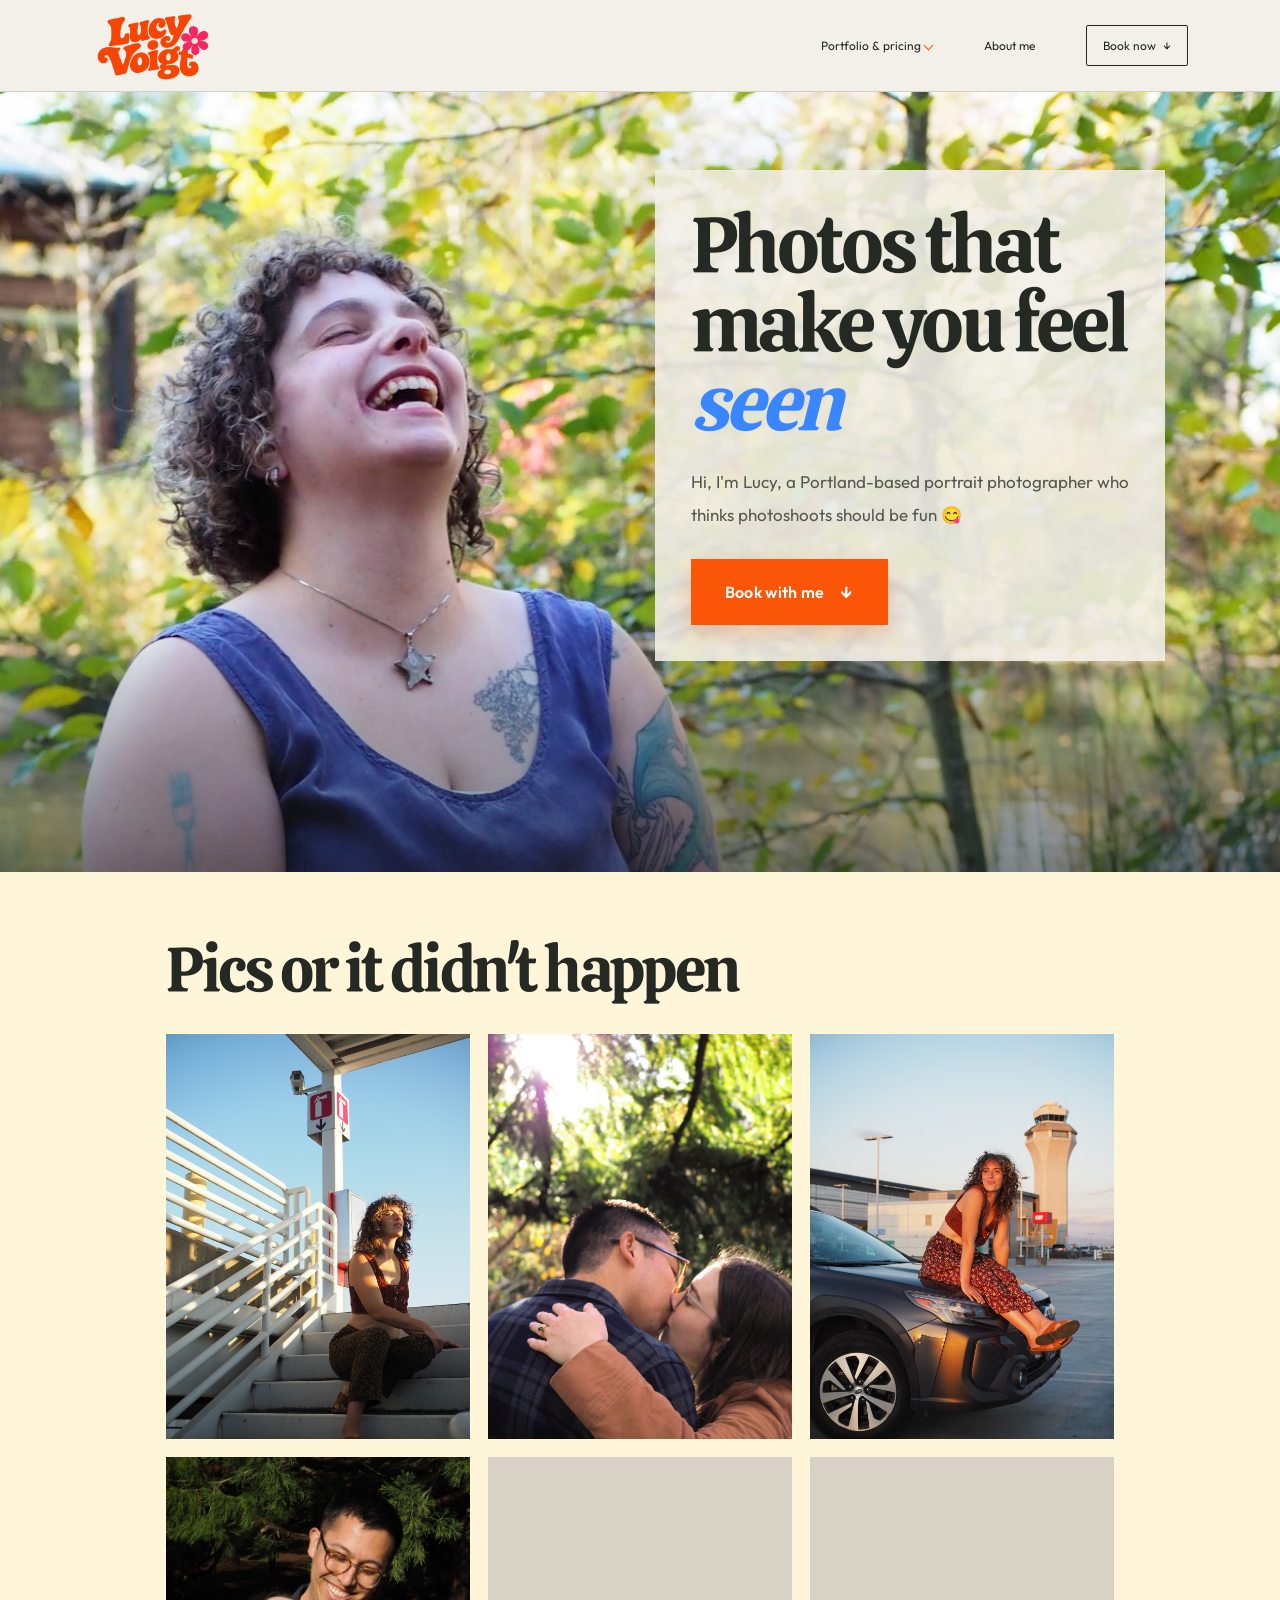
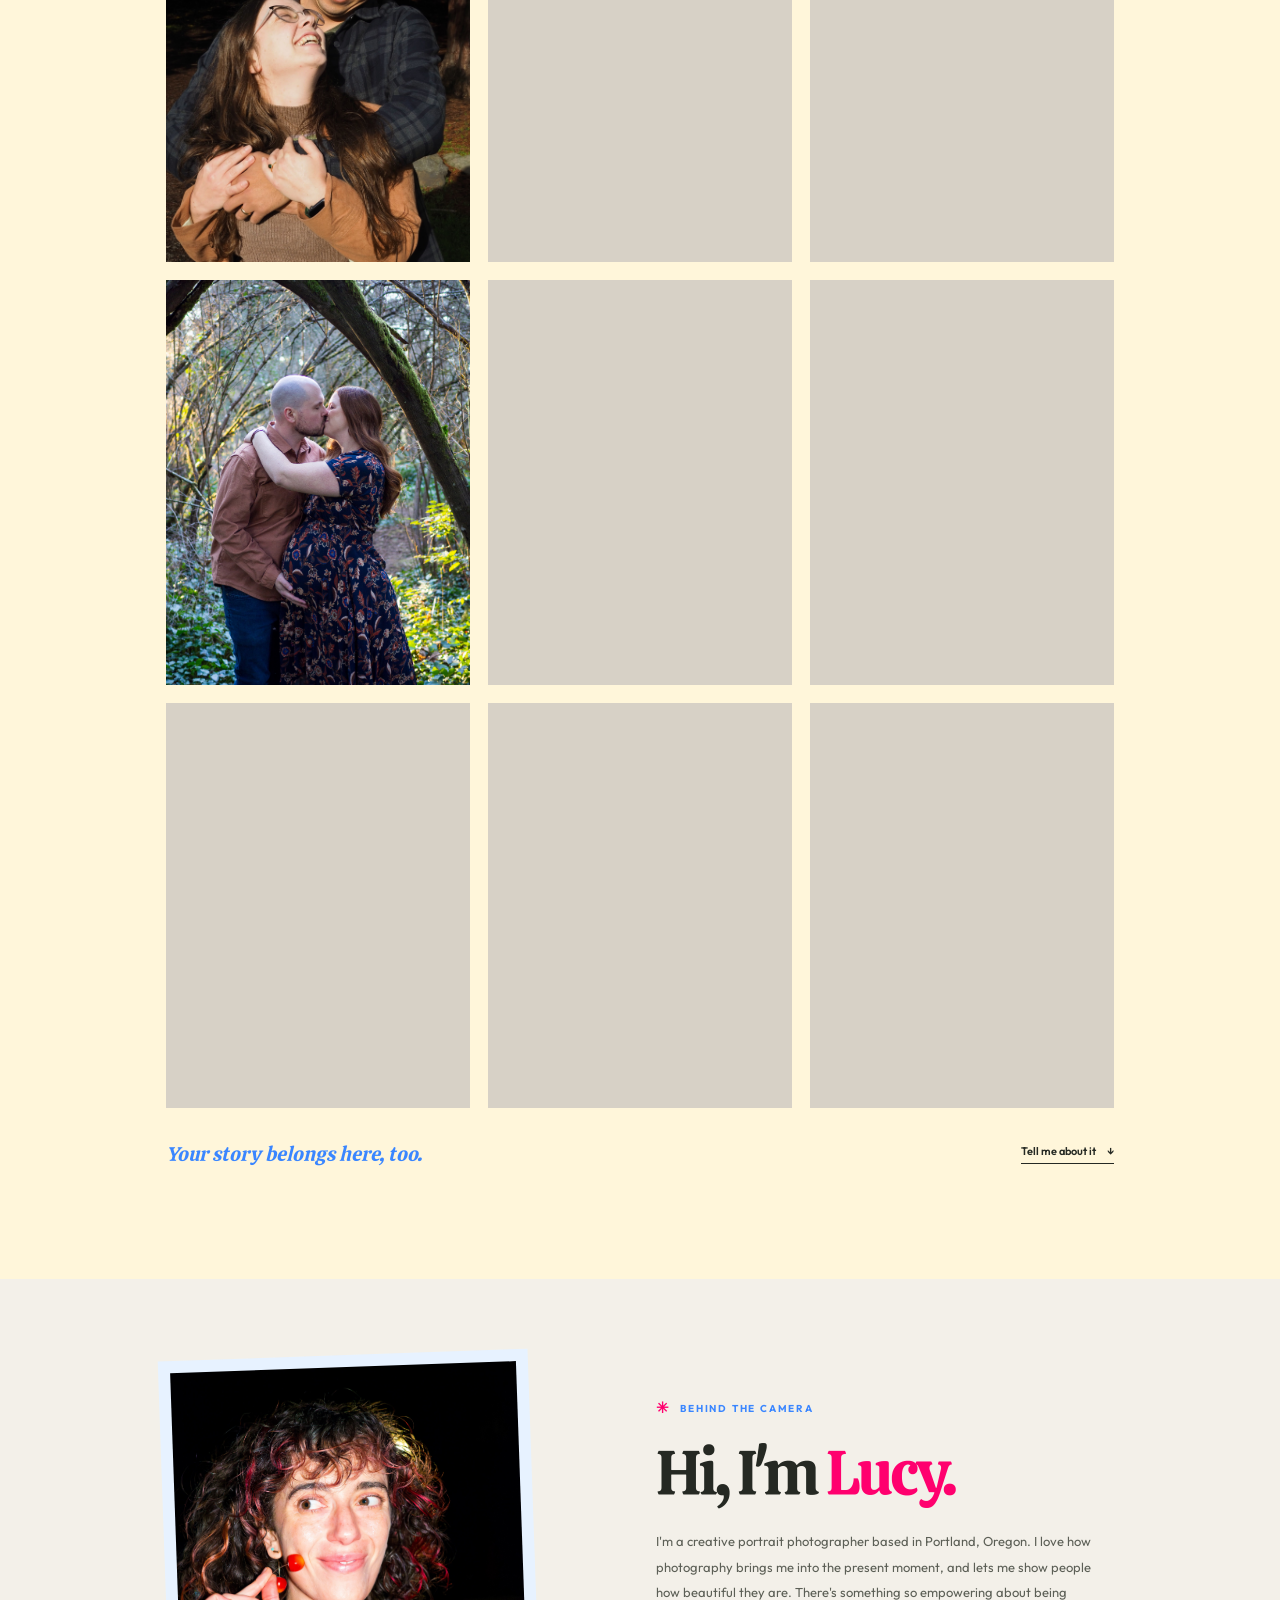
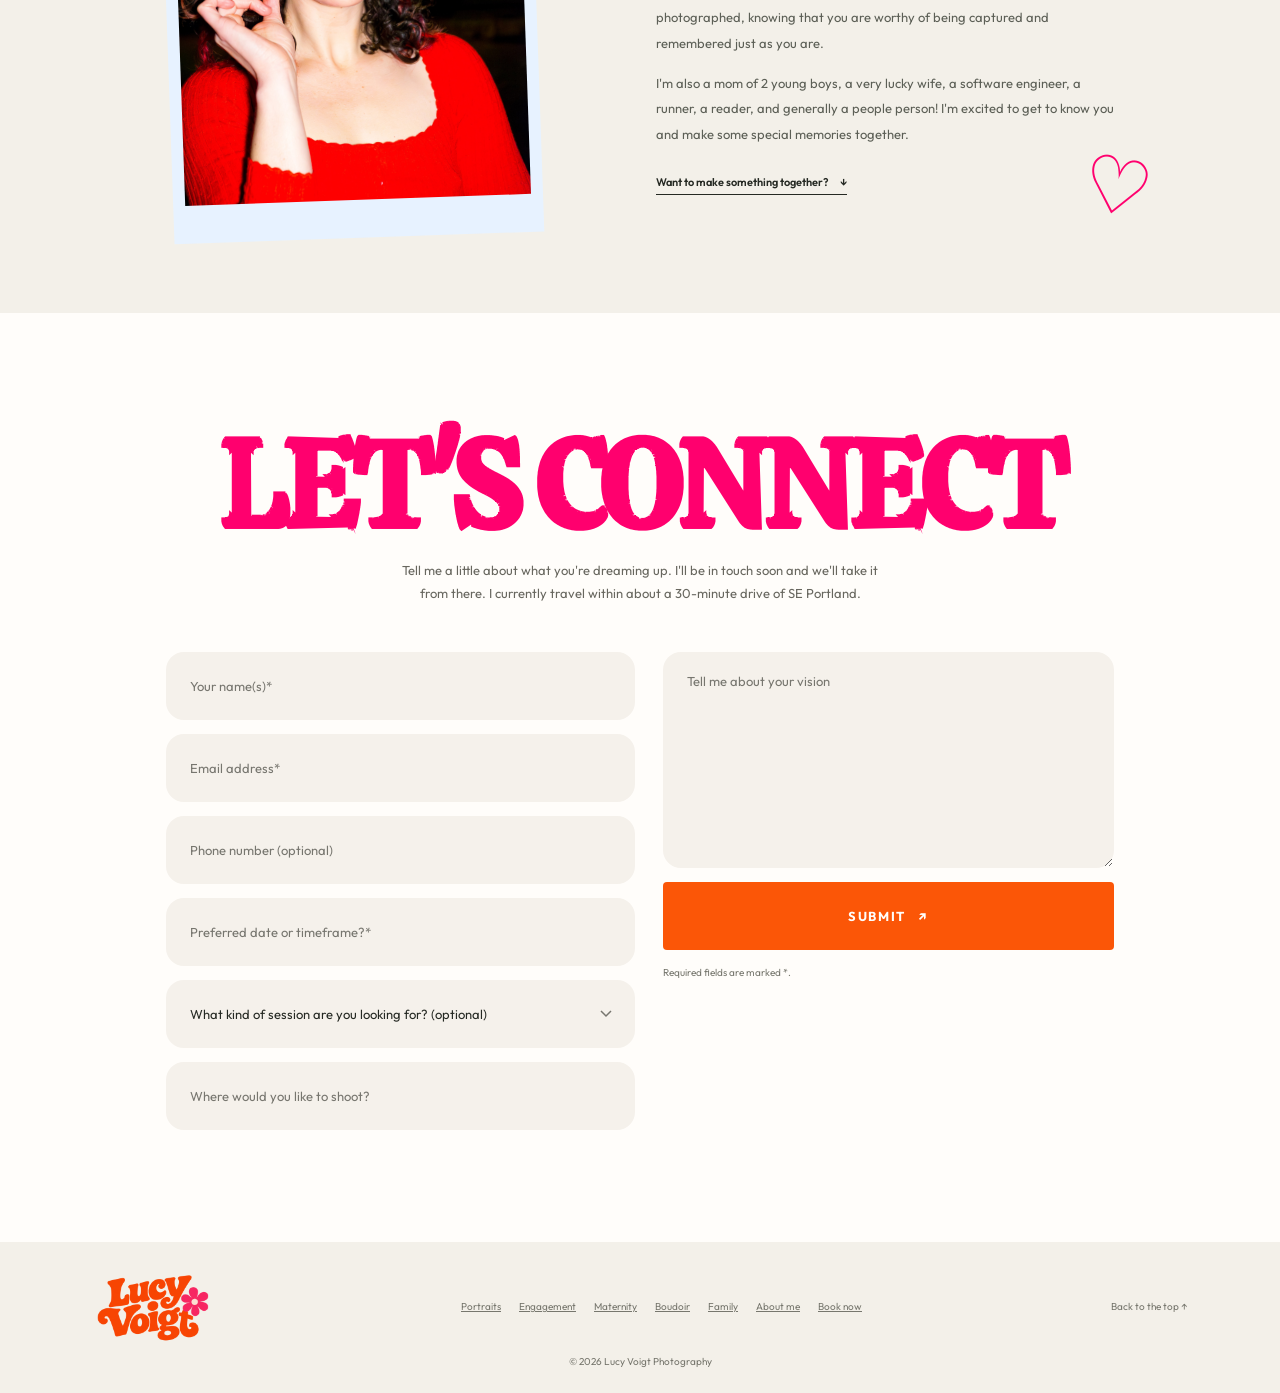
<file: index.html>
<!doctype html>
<html lang="en">
  <head>
    <meta charset="utf-8">
    <meta name="viewport" content="width=device-width, initial-scale=1">
    <meta name="theme-color" content="#f3f0e9">
    <meta name="description" content="Honest, artful portraits and photographs by Lucy Voigt. Come as you are; leave with something that feels like you.">
    <title>Lucy Voigt photography</title>
    <link rel="preconnect" href="https://fonts.googleapis.com">
    <link rel="preconnect" href="https://fonts.gstatic.com" crossorigin>
    <link href="https://fonts.googleapis.com/css2?family=Outfit:wght@400;500;600;700&display=swap" rel="stylesheet">
    <link rel="stylesheet" href="styles.css">
  </head>
  <body>
    <a class="skip-link" href="#main">Skip to content</a>
    <header class="site-header">
      <a class="brand" href="#top" aria-label="Lucy Voigt Photography home">
        <img class="brand-logo" src="images/groovy-lucy-voigt-full-logo.png" alt="">
      </a>
      <button class="mobile-menu-toggle" type="button" aria-controls="main-navigation" aria-expanded="false">
        <span class="menu-icon" aria-hidden="true"><span></span><span></span><span></span></span>
        <span class="mobile-menu-label">Menu</span>
      </button>
      <nav class="site-nav" id="main-navigation" aria-label="Main navigation">
        <details class="work-menu">
          <summary>Portfolio &amp; pricing <span aria-hidden="true"></span></summary>
          <div class="work-dropdown">
            <a href="portraits.html">Portraits</a>
            <a href="engagement.html">Engagement</a>
            <a href="maternity.html">Maternity</a>
            <a href="boudoir.html">Boudoir</a>
            <a href="family.html">Family</a>
          </div>
        </details>
        <a href="#about">About me</a>
        <a class="nav-book" href="#contact">Book now <span aria-hidden="true">↓</span></a>
      </nav>
    </header>

    <main id="main">
      <section class="hero" id="top">
        <figure class="hero-photo">
          <img src="images/hero/portrait-sasha-laughing-cropped.jpg" alt="Sasha laughing during an outdoor portrait session" fetchpriority="high" decoding="async">
        </figure>
        <div class="hero-copy">
          <h1>Photos that make you feel <em>seen</em></h1>
          <p class="hero-intro">Hi, I'm Lucy, a Portland-based portrait photographer who thinks photoshoots should be fun 😋</p>
          <a class="button button-dark hero-cta" href="#contact">Book with me <span aria-hidden="true">↓</span></a>
        </div>
      </section>

      <section class="work section-pad" id="work">
        <div class="section-heading">
          <div>
            <h2>Pics or it didn't happen</h2>
          </div>
        </div>
        <div class="photo-grid">
          <figure class="photo-card photo-card-tall">
            <img src="images/portrait-me-airport-steps-in-sun.JPG" alt="Lucy on sunlit airport steps" loading="lazy" decoding="async">
          </figure>
          <figure class="photo-card photo-card-tall">
            <img src="images/engagement-kaitlin-david-kiss.jpg" alt="Kaitlin and David sharing a kiss during their engagement session" loading="lazy" decoding="async">
          </figure>
          <figure class="photo-card photo-card-wide">
            <img src="images/portrait-me-on-top-of-car.jpg" alt="Lucy posing on top of a car" loading="lazy" decoding="async">
          </figure>
          <figure class="photo-card photo-card-wide">
            <img src="images/engagement-dave-kaitlin-looking-back.JPG" alt="Dave and Kaitlin sharing a quiet moment during their engagement session" loading="lazy" decoding="async">
          </figure>
          <figure class="photo-card photo-card-portrait">
            <img src="images/portrait-malia-ethereal.jpg" alt="Malia in a soft, sunlit portrait" loading="lazy" decoding="async">
          </figure>
          <figure class="photo-card photo-card-small">
            <img src="images/maternity-amy-alex-kissing.jpg" alt="Amy and Alex sharing a kiss during their maternity session" loading="lazy" decoding="async">
          </figure>
          <figure class="photo-card photo-card-wide photo-card-last">
            <img src="images/maternity-sarah-phil-kiss.jpg" alt="Sarah and Phil sharing a kiss during their maternity session" loading="lazy" decoding="async">
          </figure>
          <figure class="photo-card">
            <img src="images/portrait-sasha-laughing.jpg" alt="Sasha laughing during an outdoor portrait session" loading="lazy" decoding="async">
          </figure>
          <figure class="photo-card">
            <img src="images/portrait-alex-rolling-sleeve.jpg" alt="Alex in a relaxed portrait session" loading="lazy" decoding="async">
          </figure>
          <figure class="photo-card">
            <img src="images/engagement-kaitlin-dave-spinning.jpg" alt="Kaitlin and Dave spinning together during their engagement session" loading="lazy" decoding="async">
          </figure>
          <figure class="photo-card">
            <img src="images/maternity-sarah-phil-hug.jpg" alt="Sarah and Phil sharing a moment during their maternity session" loading="lazy" decoding="async">
          </figure>
          <figure class="photo-card">
            <img src="images/portrait-will-in-grass.jpg" alt="Will relaxing in the grass during an outdoor portrait session" loading="lazy" decoding="async">
          </figure>
        </div>
        <div class="work-footer">
          <span class="handwritten">Your story belongs here, too.</span>
          <a class="text-link" href="#contact">Tell me about it <span aria-hidden="true">↓</span></a>
        </div>
      </section>

      <section class="about section-pad" id="about">
        <div class="about-photo">
          <img src="images/about/portrait-me-with-cherry.jpg" alt="Lucy holding a cherry in a playful portrait" loading="lazy" decoding="async">
        </div>
        <div class="about-copy">
          <p class="eyebrow"><span class="eyebrow-star" aria-hidden="true">✳</span> Behind the camera</p>
          <h2>Hi, I'm <em>Lucy.</em></h2>
          <p>I'm a creative portrait photographer based in Portland, Oregon. I love how photography brings me into the present moment, and lets me show people how beautiful they are. There's something so empowering about being photographed, knowing that you are worthy of being captured and remembered just as you are.</p>
          <p>I'm also a mom of 2 young boys, a very lucky wife, a software engineer, a runner, a reader, and generally a people person! I'm excited to get to know you and make some special memories together.</p>
          <a class="text-link" href="#contact">Want to make something together? <span aria-hidden="true">↓</span></a>
        </div>
        <span class="about-doodle" aria-hidden="true">♡</span>
      </section>

      <section class="contact section-pad" id="contact">
        <div class="contact-heading">
          <h2>Let's <span>connect</span></h2>
          <p>Tell me a little about what you're dreaming up. I'll be in touch soon and we'll take it from there. I currently travel within about a 30-minute drive of SE Portland.</p>
        </div>
        <form class="contact-form" action="https://formsubmit.co/thelucyvoigt@gmail.com" method="POST">
          <input type="hidden" name="_subject" value="New photography inquiry — Lucy Voigt Photography">
          <input type="text" name="_honey" class="honeypot" tabindex="-1" autocomplete="off" aria-hidden="true">
          <div class="form-details">
            <label class="sr-only" for="contact-name">Your name</label>
            <input id="contact-name" name="name" type="text" placeholder="Your name(s)*" autocomplete="name" required>

            <label class="sr-only" for="contact-email">Email address</label>
            <input id="contact-email" name="email" type="email" placeholder="Email address*" autocomplete="email" required>

            <label class="sr-only" for="contact-phone">Phone number (optional)</label>
            <input id="contact-phone" name="phone" type="tel" placeholder="Phone number (optional)" autocomplete="tel">

            <label class="sr-only" for="contact-date">Preferred date or timeframe</label>
            <input id="contact-date" name="preferred date" type="text" placeholder="Preferred date or timeframe?*" required>

            <label class="sr-only" for="contact-session">What kind of session are you looking for?</label>
            <select id="contact-session" name="session type">
              <option value="" selected>What kind of session are you looking for? (optional)</option>
              <option>Portraits</option>
              <option>Engagement</option>
              <option>Couples</option>
              <option>Family</option>
              <option>Creative / something else</option>
            </select>

            <label class="sr-only" for="contact-location">Where would you like to shoot?</label>
            <input id="contact-location" name="location" type="text" placeholder="Where would you like to shoot?">
          </div>
          <div class="form-story">
            <label class="sr-only" for="contact-vision">Tell me about your vision</label>
            <textarea id="contact-vision" name="your vision" placeholder="Tell me about your vision" rows="8"></textarea>

            <button class="form-submit" type="submit">Submit <span aria-hidden="true">↗</span></button>
            <p class="form-note">Required fields are marked *.</p>
          </div>
        </form>
      </section>
    </main>

    <footer class="site-footer">
      <a class="brand footer-brand" href="#top" aria-label="Lucy Voigt Photography home">
        <img class="brand-logo" src="images/groovy-lucy-voigt-full-logo.png" alt="">
      </a>
      <nav class="footer-nav" aria-label="Footer navigation">
        <a href="portraits.html">Portraits</a>
        <a href="engagement.html">Engagement</a>
        <a href="maternity.html">Maternity</a>
        <a href="boudoir.html">Boudoir</a>
        <a href="family.html">Family</a>
        <a href="#about">About me</a>
        <a href="#contact">Book now</a>
      </nav>
      <a href="#top" class="back-to-top">Back to the top ↑</a>
      <small>© <span id="year">2026</span> Lucy Voigt Photography</small>
    </footer>
    <script src="menu.js" defer></script>
  </body>
</html>
</file>
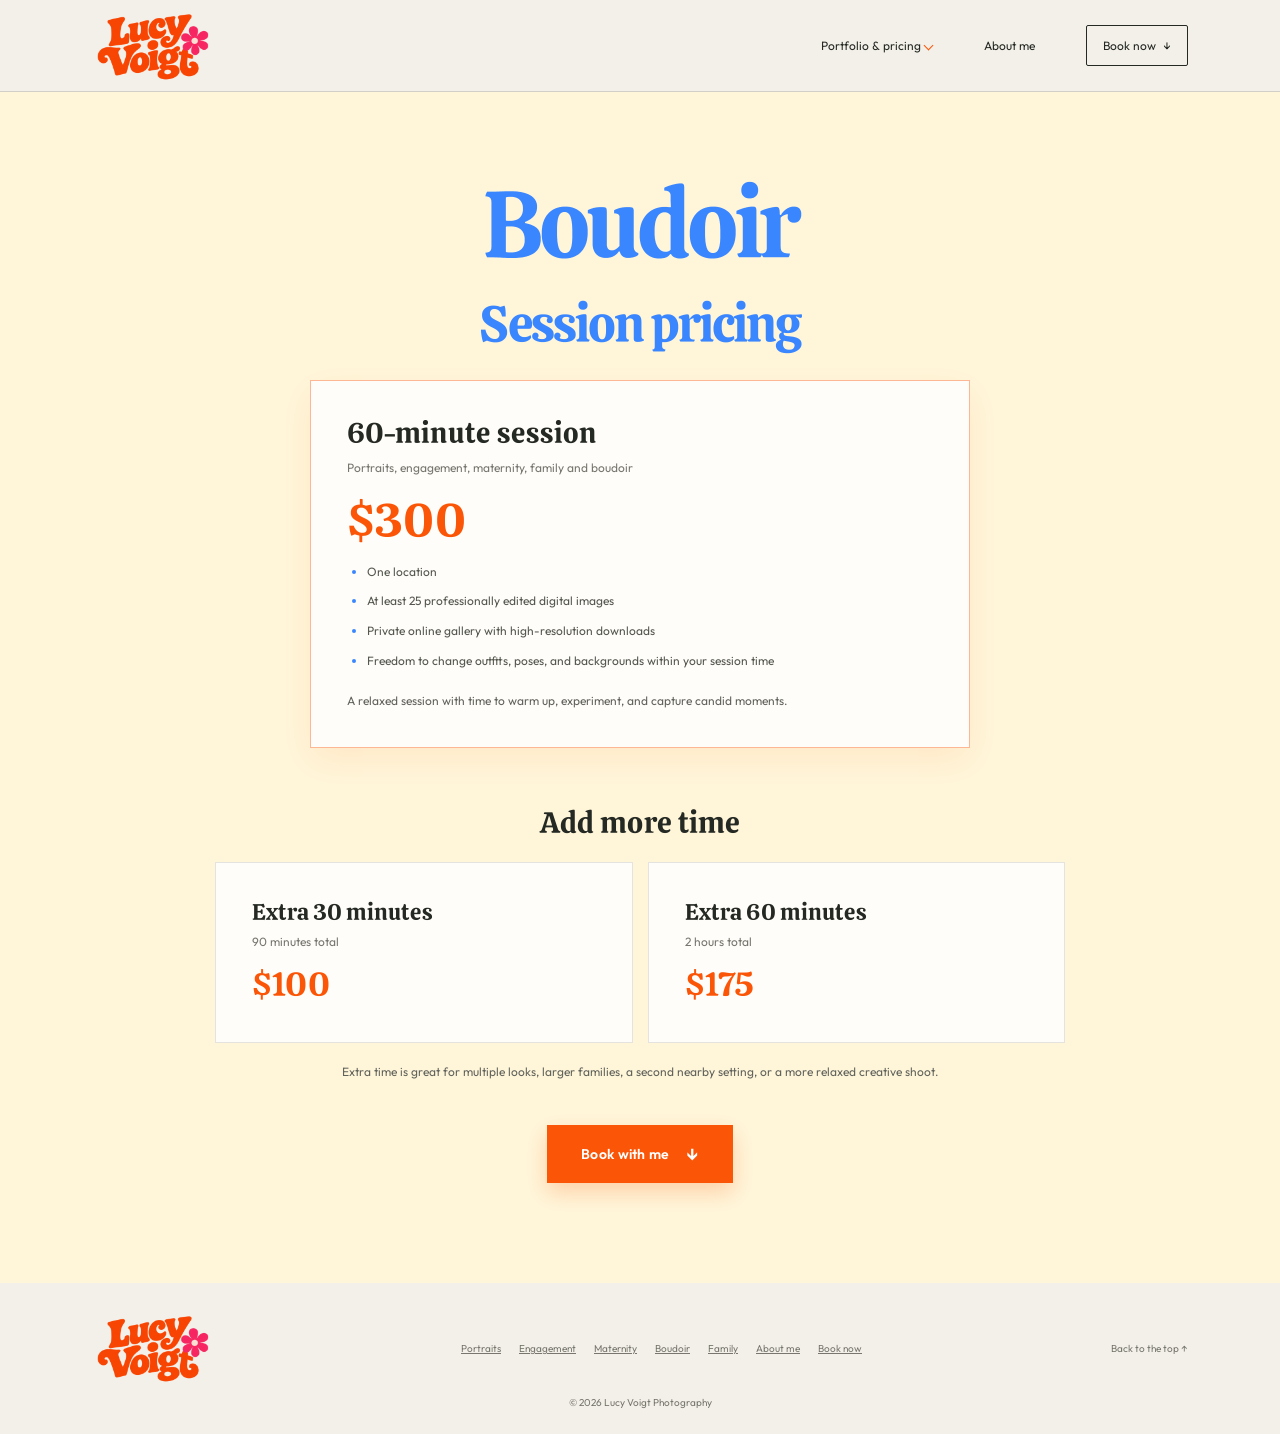
<file: boudoir.html>
<!doctype html>
<html lang="en">
  <head>
    <meta charset="utf-8">
    <meta name="viewport" content="width=device-width, initial-scale=1">
    <meta name="theme-color" content="#f3f0e9">
    <meta name="description" content="Boudoir photography by Lucy Voigt.">
    <title>Boudoir — Lucy Voigt Photography</title>
    <link rel="preconnect" href="https://fonts.googleapis.com">
    <link rel="preconnect" href="https://fonts.gstatic.com" crossorigin>
    <link href="https://fonts.googleapis.com/css2?family=Outfit:wght@400;500;600;700&display=swap" rel="stylesheet">
    <link rel="stylesheet" href="styles.css">
  </head>
  <body>
    <a class="skip-link" href="#main">Skip to content</a>
    <header class="site-header">
      <a class="brand" href="index.html#top" aria-label="Lucy Voigt Photography home">
        <img class="brand-logo" src="images/groovy-lucy-voigt-full-logo.png" alt="">
      </a>
      <button class="mobile-menu-toggle" type="button" aria-controls="main-navigation" aria-expanded="false">
        <span class="menu-icon" aria-hidden="true"><span></span><span></span><span></span></span>
        <span class="mobile-menu-label">Menu</span>
      </button>
      <nav class="site-nav" id="main-navigation" aria-label="Main navigation">
        <details class="work-menu">
          <summary>Portfolio &amp; pricing <span aria-hidden="true"></span></summary>
          <div class="work-dropdown">
            <a href="portraits.html">Portraits</a>
            <a href="engagement.html">Engagement</a>
            <a href="maternity.html">Maternity</a>
            <a href="boudoir.html">Boudoir</a>
            <a href="family.html">Family</a>
          </div>
        </details>
        <a href="index.html#about">About me</a>
        <a class="nav-book" href="index.html#contact">Book now <span aria-hidden="true">↓</span></a>
      </nav>
    </header>
    <main id="main">
      <section class="portfolio-page portfolio-page-pricing-only" id="top">
        <div class="portfolio-intro">
          <h1>Boudoir</h1>
        </div>
        <section class="pricing-section" id="pricing" aria-labelledby="pricing-title">
          <div class="pricing-heading">
            <h2 id="pricing-title">Session pricing</h2>
          </div>
          <article class="price-card price-card-featured price-card-single">
            <h3>60-minute session</h3>
            <p class="price-meta">Portraits, engagement, maternity, family and boudoir</p>
            <p class="price">$300</p>
            <ul>
              <li>One location</li>
              <li>At least 25 professionally edited digital images</li>
              <li>Private online gallery with high-resolution downloads</li>
              <li>Freedom to change outfits, poses, and backgrounds within your session time</li>
            </ul>
            <p class="price-description">A relaxed session with time to warm up, experiment, and capture candid moments.</p>
          </article>
          <div class="add-on">
            <h3>Add more time</h3>
            <div class="add-on-grid">
              <article class="add-on-option">
                <h4>Extra 30 minutes</h4>
                <p>90 minutes total</p>
                <strong>$100</strong>
              </article>
              <article class="add-on-option">
                <h4>Extra 60 minutes</h4>
                <p>2 hours total</p>
                <strong>$175</strong>
              </article>
            </div>
            <p class="price-description">Extra time is great for multiple looks, larger families, a second nearby setting, or a more relaxed creative shoot.</p>
          </div>
        </section>

        <div class="portfolio-booking"><a class="button button-dark hero-cta" href="index.html#contact">Book with me <span aria-hidden="true">↓</span></a></div>
      </section>
    </main>
    <footer class="site-footer">
      <a class="brand footer-brand" href="index.html#top" aria-label="Lucy Voigt Photography home"><img class="brand-logo" src="images/groovy-lucy-voigt-full-logo.png" alt=""></a>
      <nav class="footer-nav" aria-label="Footer navigation">
        <a href="portraits.html">Portraits</a>
        <a href="engagement.html">Engagement</a>
        <a href="maternity.html">Maternity</a>
        <a href="boudoir.html">Boudoir</a>
        <a href="family.html">Family</a>
        <a href="index.html#about">About me</a>
        <a href="index.html#contact">Book now</a>
      </nav>
      <a href="index.html#top" class="back-to-top">Back to the top ↑</a>
      <small>© 2026 Lucy Voigt Photography</small>
    </footer>
    <script src="menu.js" defer></script>
  </body>
</html>
</file>
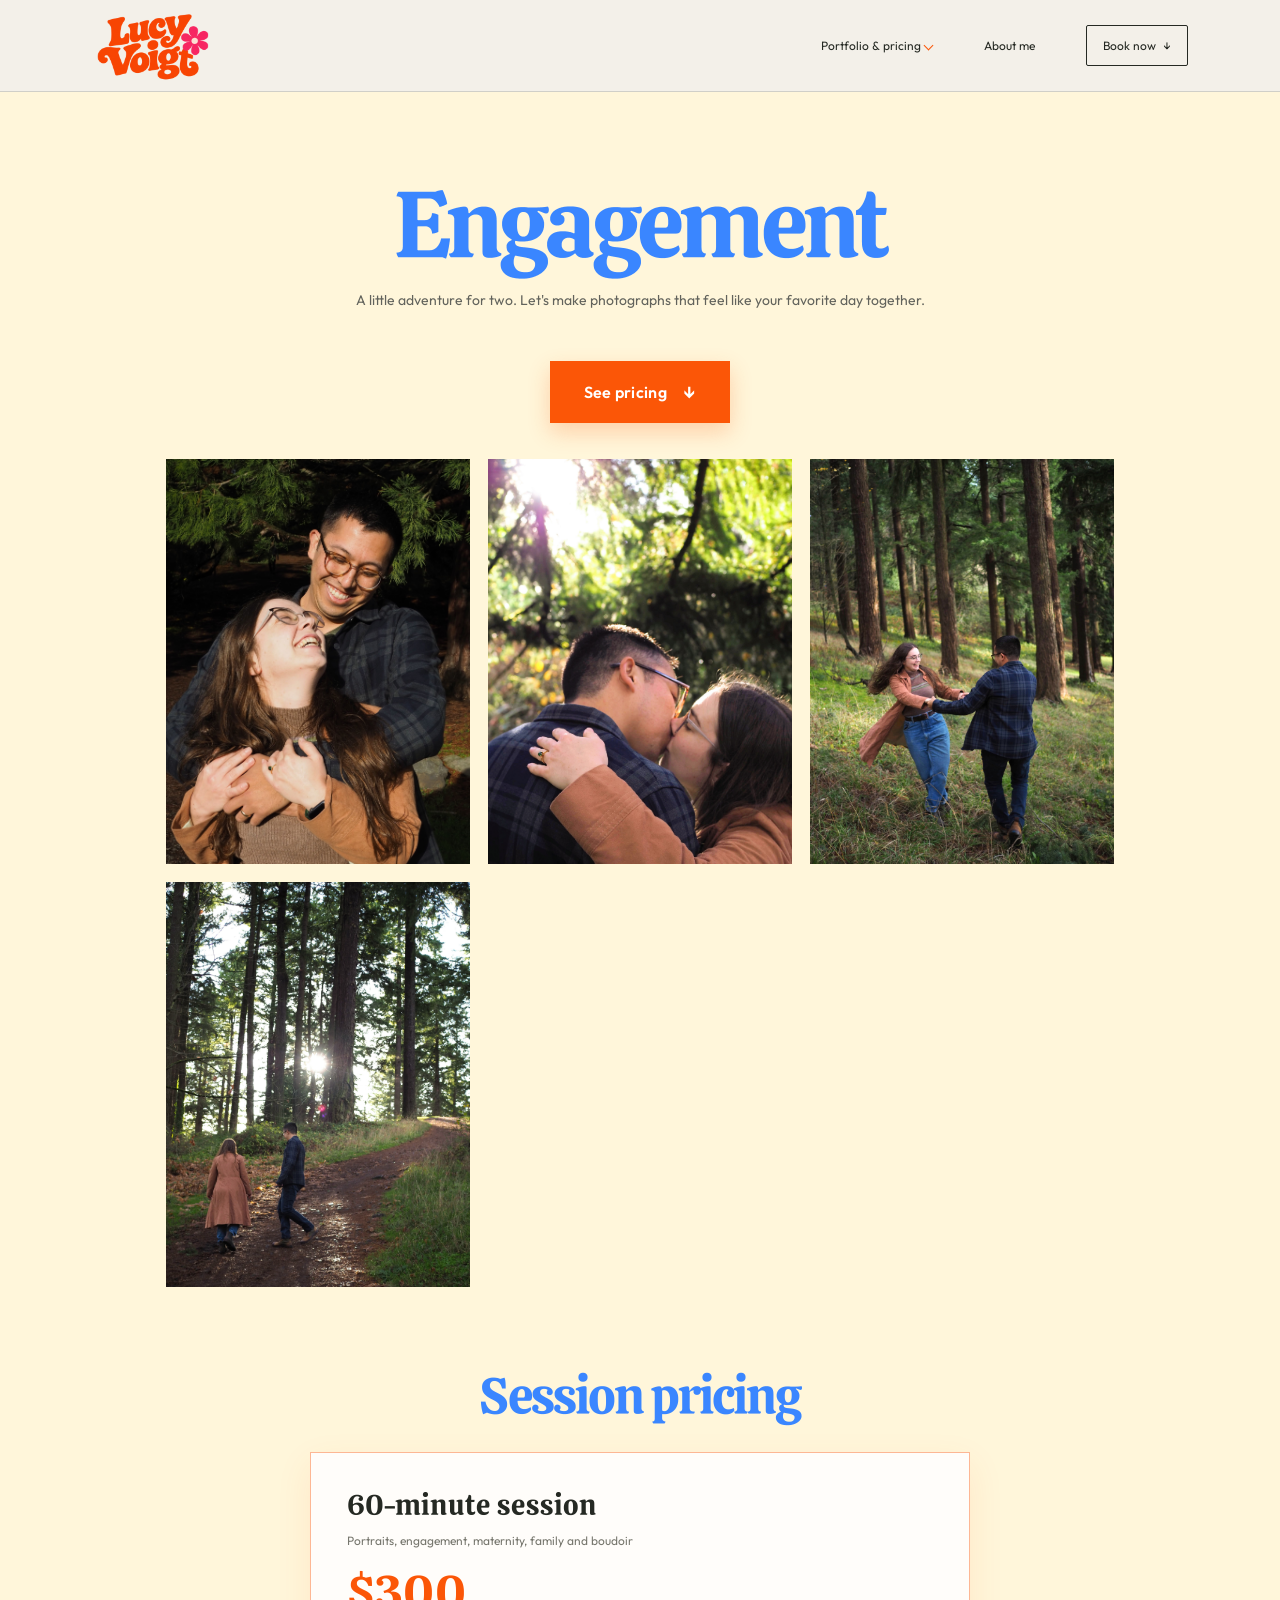
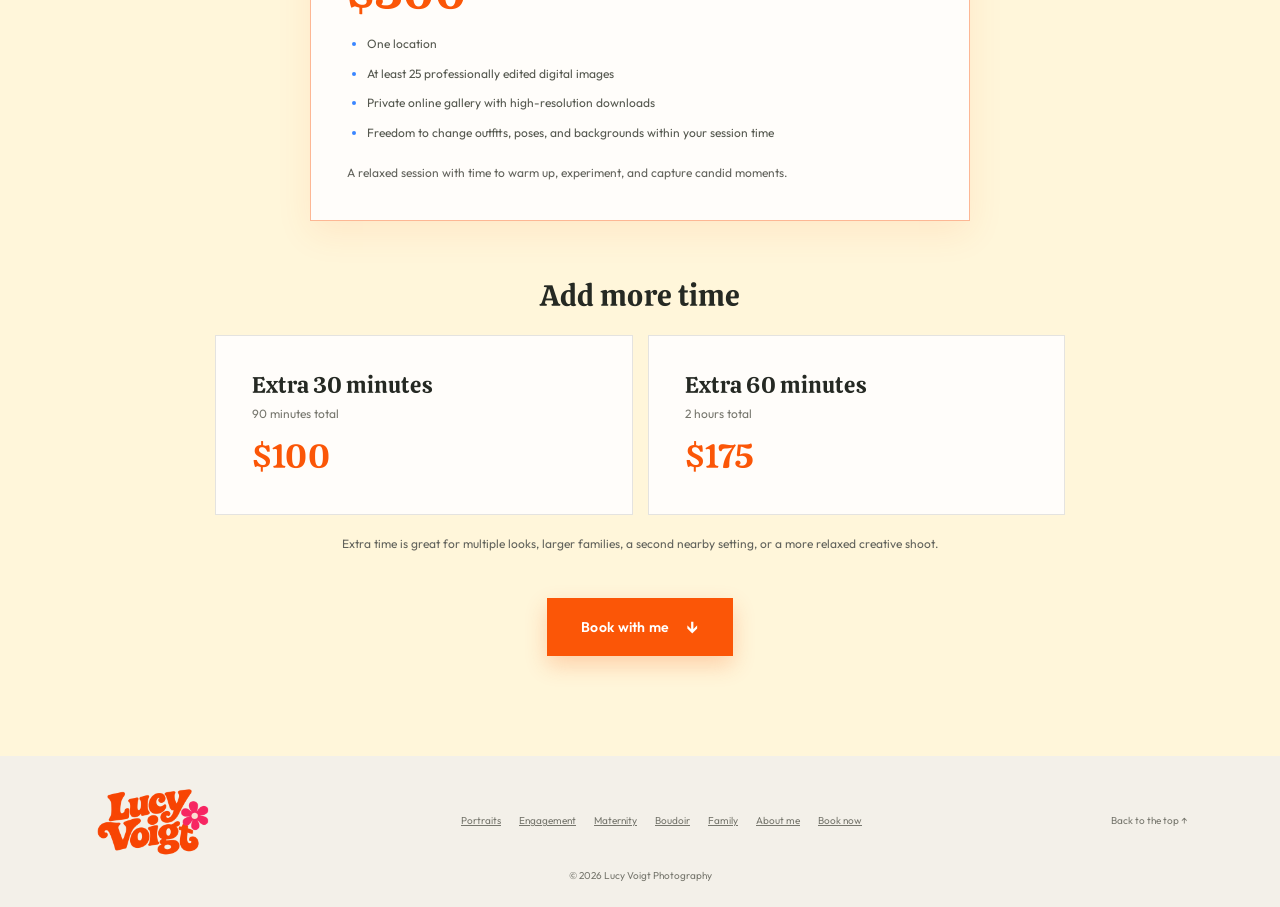
<file: engagement.html>
<!doctype html>
<html lang="en">
  <head>
    <meta charset="utf-8">
    <meta name="viewport" content="width=device-width, initial-scale=1">
    <meta name="theme-color" content="#f3f0e9">
    <meta name="description" content="Engagement photography by Lucy Voigt.">
    <title>Engagement — Lucy Voigt Photography</title>
    <link rel="preconnect" href="https://fonts.googleapis.com">
    <link rel="preconnect" href="https://fonts.gstatic.com" crossorigin>
    <link href="https://fonts.googleapis.com/css2?family=Outfit:wght@400;500;600;700&display=swap" rel="stylesheet">
    <link rel="stylesheet" href="styles.css">
  </head>
  <body>
    <a class="skip-link" href="#main">Skip to content</a>
    <header class="site-header">
      <a class="brand" href="index.html#top" aria-label="Lucy Voigt Photography home">
        <img class="brand-logo" src="images/groovy-lucy-voigt-full-logo.png" alt="">
      </a>
      <button class="mobile-menu-toggle" type="button" aria-controls="main-navigation" aria-expanded="false">
        <span class="menu-icon" aria-hidden="true"><span></span><span></span><span></span></span>
        <span class="mobile-menu-label">Menu</span>
      </button>
      <nav class="site-nav" id="main-navigation" aria-label="Main navigation">
        <details class="work-menu">
          <summary>Portfolio &amp; pricing <span aria-hidden="true"></span></summary>
          <div class="work-dropdown">
            <a href="portraits.html">Portraits</a>
            <a href="engagement.html">Engagement</a>
            <a href="maternity.html">Maternity</a>
            <a href="boudoir.html">Boudoir</a>
            <a href="family.html">Family</a>
          </div>
        </details>
        <a href="index.html#about">About me</a>
        <a class="nav-book" href="index.html#contact">Book now <span aria-hidden="true">↓</span></a>
      </nav>
    </header>
    <main id="main">
      <section class="portfolio-page" id="top">
        <div class="portfolio-intro">
          <h1>Engagement</h1>
          <p>A little adventure for two. Let's make photographs that feel like your favorite day together.</p>
        </div>
        <div class="portfolio-pricing-link"><a class="button button-dark hero-cta" href="#pricing">See pricing <span aria-hidden="true">↓</span></a></div>
        <div class="portfolio-gallery">
          <div class="photo-grid">
            <figure class="photo-card"><img src="images/engagement-dave-kaitlin-looking-back.JPG" alt="Dave and Kaitlin looking back together during their engagement session" loading="lazy" decoding="async"></figure>
            <figure class="photo-card"><img src="images/engagement-kaitlin-david-kiss.jpg" alt="Kaitlin and David sharing a kiss during their engagement session" loading="lazy" decoding="async"></figure>
            <figure class="photo-card"><img src="images/engagement-kaitlin-dave-spinning.jpg" alt="Kaitlin and Dave spinning together during their engagement session" loading="lazy" decoding="async"></figure>
            <figure class="photo-card"><img src="images/engagement-kaitlin-david-walking.jpg" alt="Kaitlin and David walking together during their engagement session" loading="lazy" decoding="async"></figure>
          </div>
        </div>
        <section class="pricing-section" id="pricing" aria-labelledby="pricing-title">
          <div class="pricing-heading">
            <h2 id="pricing-title">Session pricing</h2>
          </div>
          <article class="price-card price-card-featured price-card-single">
            <h3>60-minute session</h3>
            <p class="price-meta">Portraits, engagement, maternity, family and boudoir</p>
            <p class="price">$300</p>
            <ul>
              <li>One location</li>
              <li>At least 25 professionally edited digital images</li>
              <li>Private online gallery with high-resolution downloads</li>
              <li>Freedom to change outfits, poses, and backgrounds within your session time</li>
            </ul>
            <p class="price-description">A relaxed session with time to warm up, experiment, and capture candid moments.</p>
          </article>
          <div class="add-on">
            <h3>Add more time</h3>
            <div class="add-on-grid">
              <article class="add-on-option">
                <h4>Extra 30 minutes</h4>
                <p>90 minutes total</p>
                <strong>$100</strong>
              </article>
              <article class="add-on-option">
                <h4>Extra 60 minutes</h4>
                <p>2 hours total</p>
                <strong>$175</strong>
              </article>
            </div>
            <p class="price-description">Extra time is great for multiple looks, larger families, a second nearby setting, or a more relaxed creative shoot.</p>
          </div>
        </section>

        <div class="portfolio-booking"><a class="button button-dark hero-cta" href="index.html#contact">Book with me <span aria-hidden="true">↓</span></a></div>
      </section>
    </main>
    <footer class="site-footer">
      <a class="brand footer-brand" href="index.html#top" aria-label="Lucy Voigt Photography home"><img class="brand-logo" src="images/groovy-lucy-voigt-full-logo.png" alt=""></a>
      <nav class="footer-nav" aria-label="Footer navigation">
        <a href="portraits.html">Portraits</a>
        <a href="engagement.html">Engagement</a>
        <a href="maternity.html">Maternity</a>
        <a href="boudoir.html">Boudoir</a>
        <a href="family.html">Family</a>
        <a href="index.html#about">About me</a>
        <a href="index.html#contact">Book now</a>
      </nav>
      <a href="index.html#top" class="back-to-top">Back to the top ↑</a>
      <small>© 2026 Lucy Voigt Photography</small>
    </footer>
    <script src="menu.js" defer></script>
  </body>
</html>
</file>
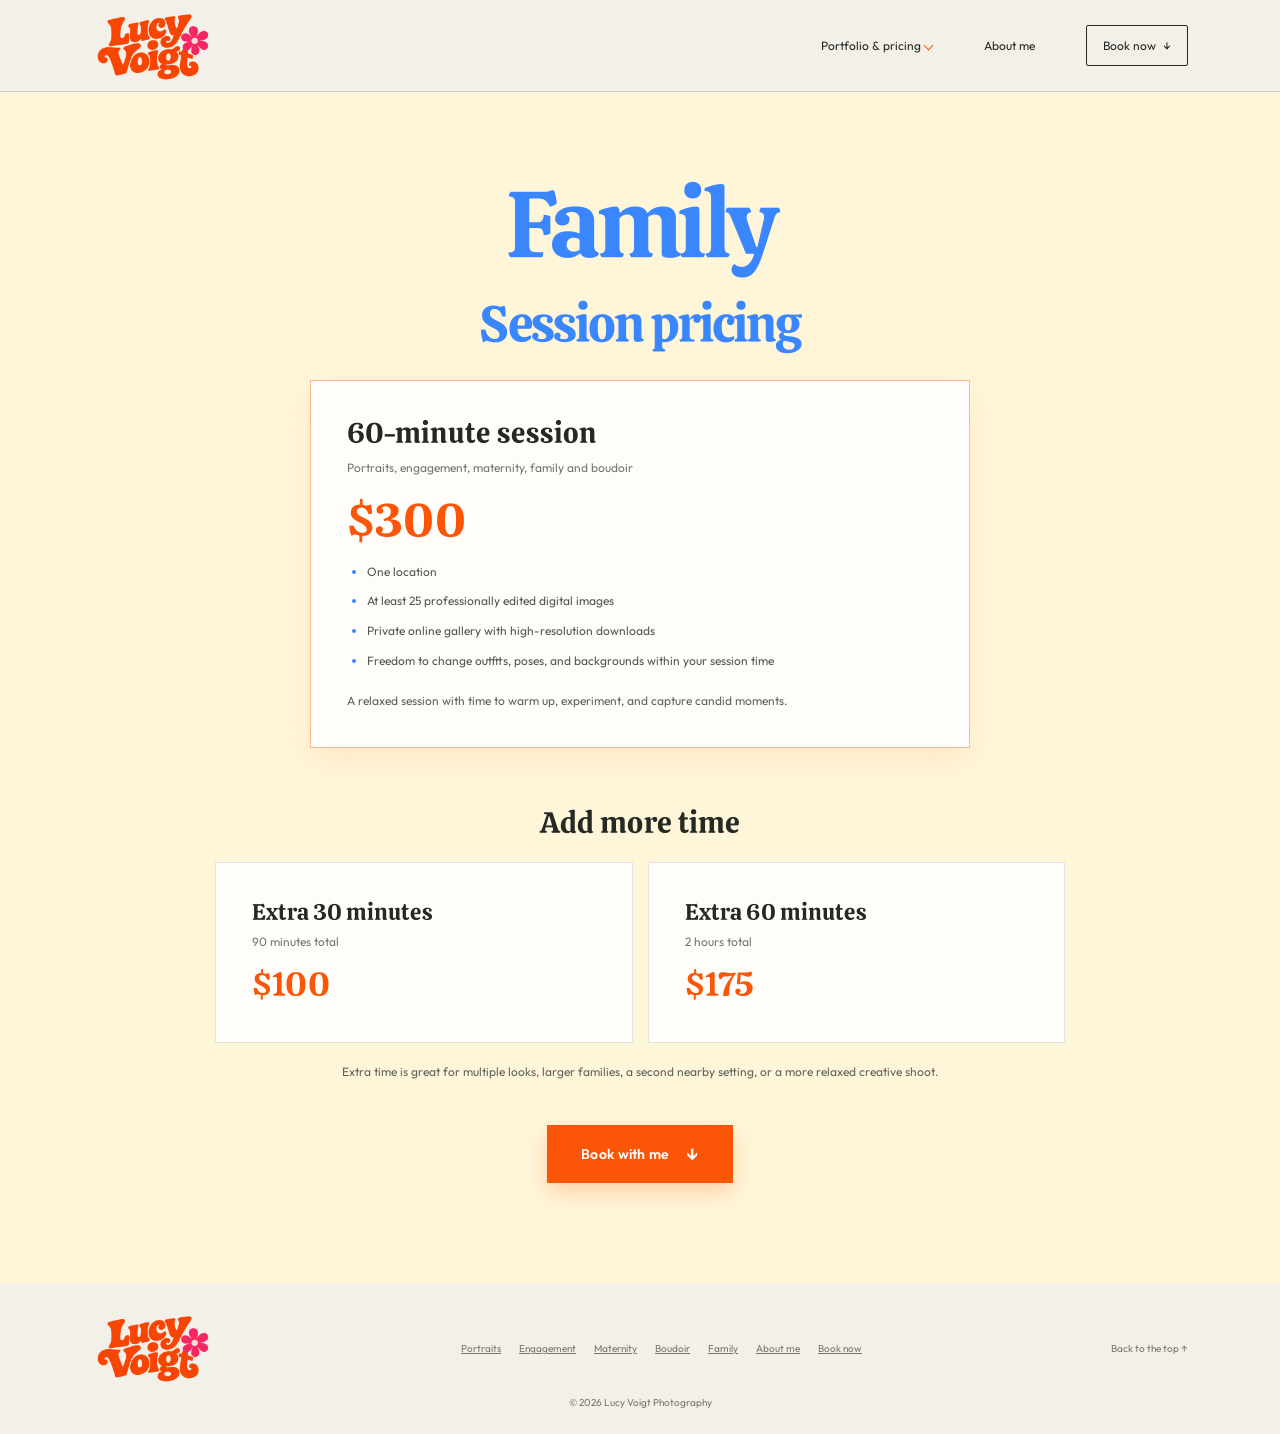
<file: family.html>
<!doctype html>
<html lang="en">
  <head>
    <meta charset="utf-8">
    <meta name="viewport" content="width=device-width, initial-scale=1">
    <meta name="theme-color" content="#f3f0e9">
    <meta name="description" content="Family photography by Lucy Voigt.">
    <title>Family — Lucy Voigt Photography</title>
    <link rel="preconnect" href="https://fonts.googleapis.com">
    <link rel="preconnect" href="https://fonts.gstatic.com" crossorigin>
    <link href="https://fonts.googleapis.com/css2?family=Outfit:wght@400;500;600;700&display=swap" rel="stylesheet">
    <link rel="stylesheet" href="styles.css">
  </head>
  <body>
    <a class="skip-link" href="#main">Skip to content</a>
    <header class="site-header">
      <a class="brand" href="index.html#top" aria-label="Lucy Voigt Photography home">
        <img class="brand-logo" src="images/groovy-lucy-voigt-full-logo.png" alt="">
      </a>
      <button class="mobile-menu-toggle" type="button" aria-controls="main-navigation" aria-expanded="false">
        <span class="menu-icon" aria-hidden="true"><span></span><span></span><span></span></span>
        <span class="mobile-menu-label">Menu</span>
      </button>
      <nav class="site-nav" id="main-navigation" aria-label="Main navigation">
        <details class="work-menu">
          <summary>Portfolio &amp; pricing <span aria-hidden="true"></span></summary>
          <div class="work-dropdown">
            <a href="portraits.html">Portraits</a>
            <a href="engagement.html">Engagement</a>
            <a href="maternity.html">Maternity</a>
            <a href="boudoir.html">Boudoir</a>
            <a href="family.html">Family</a>
          </div>
        </details>
        <a href="index.html#about">About me</a>
        <a class="nav-book" href="index.html#contact">Book now <span aria-hidden="true">↓</span></a>
      </nav>
    </header>
    <main id="main">
      <section class="portfolio-page portfolio-page-pricing-only" id="top">
        <div class="portfolio-intro">
          <h1>Family</h1>
        </div>
        <section class="pricing-section" id="pricing" aria-labelledby="pricing-title">
          <div class="pricing-heading">
            <h2 id="pricing-title">Session pricing</h2>
          </div>
          <article class="price-card price-card-featured price-card-single">
            <h3>60-minute session</h3>
            <p class="price-meta">Portraits, engagement, maternity, family and boudoir</p>
            <p class="price">$300</p>
            <ul>
              <li>One location</li>
              <li>At least 25 professionally edited digital images</li>
              <li>Private online gallery with high-resolution downloads</li>
              <li>Freedom to change outfits, poses, and backgrounds within your session time</li>
            </ul>
            <p class="price-description">A relaxed session with time to warm up, experiment, and capture candid moments.</p>
          </article>
          <div class="add-on">
            <h3>Add more time</h3>
            <div class="add-on-grid">
              <article class="add-on-option">
                <h4>Extra 30 minutes</h4>
                <p>90 minutes total</p>
                <strong>$100</strong>
              </article>
              <article class="add-on-option">
                <h4>Extra 60 minutes</h4>
                <p>2 hours total</p>
                <strong>$175</strong>
              </article>
            </div>
            <p class="price-description">Extra time is great for multiple looks, larger families, a second nearby setting, or a more relaxed creative shoot.</p>
          </div>
        </section>

        <div class="portfolio-booking"><a class="button button-dark hero-cta" href="index.html#contact">Book with me <span aria-hidden="true">↓</span></a></div>
      </section>
    </main>
    <footer class="site-footer">
      <a class="brand footer-brand" href="index.html#top" aria-label="Lucy Voigt Photography home"><img class="brand-logo" src="images/groovy-lucy-voigt-full-logo.png" alt=""></a>
      <nav class="footer-nav" aria-label="Footer navigation">
        <a href="portraits.html">Portraits</a>
        <a href="engagement.html">Engagement</a>
        <a href="maternity.html">Maternity</a>
        <a href="boudoir.html">Boudoir</a>
        <a href="family.html">Family</a>
        <a href="index.html#about">About me</a>
        <a href="index.html#contact">Book now</a>
      </nav>
      <a href="index.html#top" class="back-to-top">Back to the top ↑</a>
      <small>© 2026 Lucy Voigt Photography</small>
    </footer>
    <script src="menu.js" defer></script>
  </body>
</html>
</file>
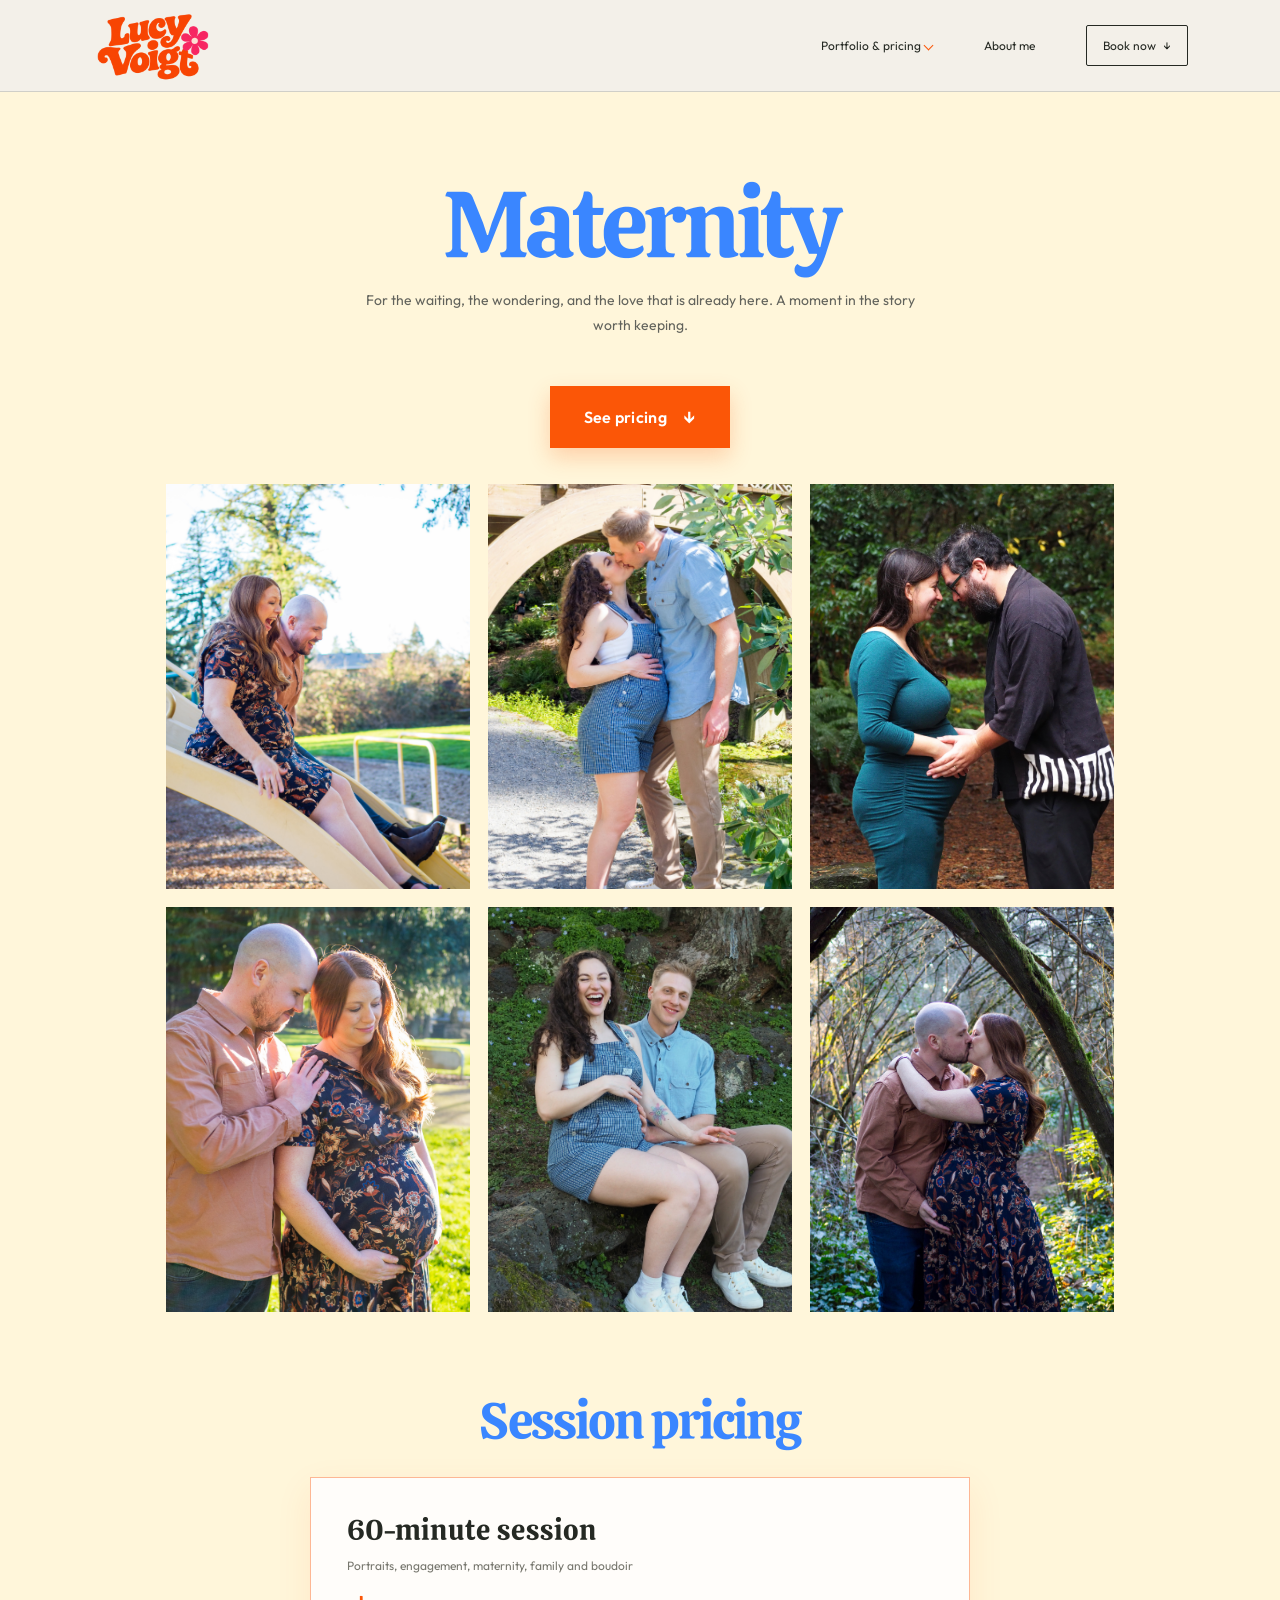
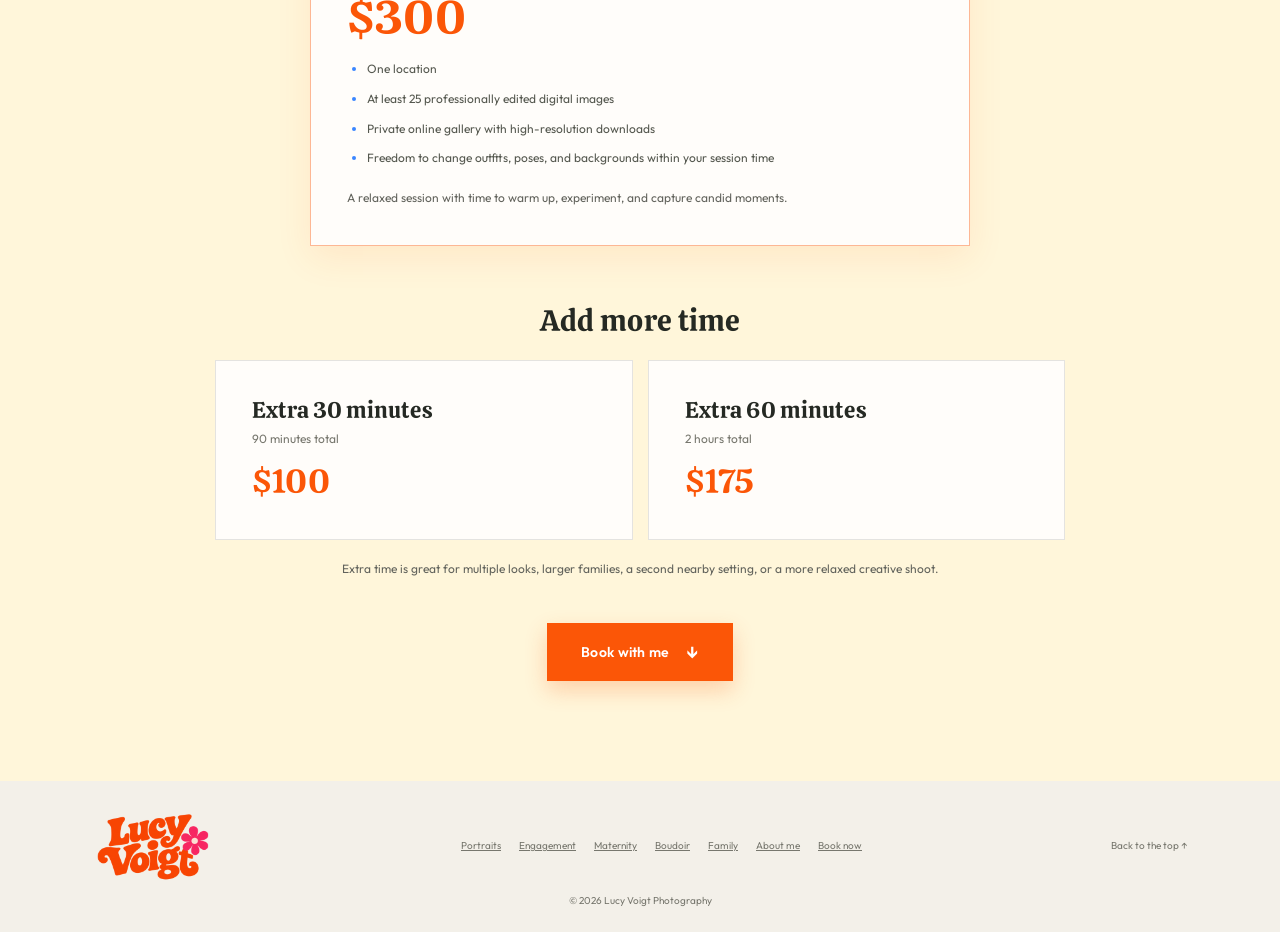
<file: maternity.html>
<!doctype html>
<html lang="en">
  <head>
    <meta charset="utf-8">
    <meta name="viewport" content="width=device-width, initial-scale=1">
    <meta name="theme-color" content="#f3f0e9">
    <meta name="description" content="Maternity photography by Lucy Voigt.">
    <title>Maternity — Lucy Voigt Photography</title>
    <link rel="preconnect" href="https://fonts.googleapis.com">
    <link rel="preconnect" href="https://fonts.gstatic.com" crossorigin>
    <link href="https://fonts.googleapis.com/css2?family=Outfit:wght@400;500;600;700&display=swap" rel="stylesheet">
    <link rel="stylesheet" href="styles.css">
  </head>
  <body>
    <a class="skip-link" href="#main">Skip to content</a>
    <header class="site-header">
      <a class="brand" href="index.html#top" aria-label="Lucy Voigt Photography home">
        <img class="brand-logo" src="images/groovy-lucy-voigt-full-logo.png" alt="">
      </a>
      <button class="mobile-menu-toggle" type="button" aria-controls="main-navigation" aria-expanded="false">
        <span class="menu-icon" aria-hidden="true"><span></span><span></span><span></span></span>
        <span class="mobile-menu-label">Menu</span>
      </button>
      <nav class="site-nav" id="main-navigation" aria-label="Main navigation">
        <details class="work-menu">
          <summary>Portfolio &amp; pricing <span aria-hidden="true"></span></summary>
          <div class="work-dropdown">
            <a href="portraits.html">Portraits</a>
            <a href="engagement.html">Engagement</a>
            <a href="maternity.html">Maternity</a>
            <a href="boudoir.html">Boudoir</a>
            <a href="family.html">Family</a>
          </div>
        </details>
        <a href="index.html#about">About me</a>
        <a class="nav-book" href="index.html#contact">Book now <span aria-hidden="true">↓</span></a>
      </nav>
    </header>
    <main id="main">
      <section class="portfolio-page" id="top">
        <div class="portfolio-intro">
          <h1>Maternity</h1>
          <p>For the waiting, the wondering, and the love that is already here. A moment in the story worth keeping.</p>
        </div>
        <div class="portfolio-pricing-link"><a class="button button-dark hero-cta" href="#pricing">See pricing <span aria-hidden="true">↓</span></a></div>
        <div class="portfolio-gallery">
          <div class="photo-grid">
            <figure class="photo-card"><img src="images/maternity-sarah-on-slide.jpg" alt="Sarah enjoying a moment on a slide during her maternity session" loading="lazy" decoding="async"></figure>
            <figure class="photo-card"><img src="images/maternity-amy-alex-kissing.jpg" alt="Amy and Alex sharing a kiss during their maternity session" loading="lazy" decoding="async"></figure>
            <figure class="photo-card"><img src="images/maternity-pono-and-meredith.JPG" alt="Pono and Meredith during their maternity session" loading="lazy" decoding="async"></figure>
            <figure class="photo-card"><img src="images/maternity-sarah-phil-hug.jpg" alt="Sarah and Phil sharing a hug during their maternity session" loading="lazy" decoding="async"></figure>
            <figure class="photo-card"><img src="images/maternity-amy-alex-sitting.JPG" alt="Amy and Alex sitting together during their maternity session" loading="lazy" decoding="async"></figure>
            <figure class="photo-card"><img src="images/maternity-sarah-phil-kiss.jpg" alt="Sarah and Phil sharing a kiss during their maternity session" loading="lazy" decoding="async"></figure>
          </div>
        </div>
        <section class="pricing-section" id="pricing" aria-labelledby="pricing-title">
          <div class="pricing-heading">
            <h2 id="pricing-title">Session pricing</h2>
          </div>
          <article class="price-card price-card-featured price-card-single">
            <h3>60-minute session</h3>
            <p class="price-meta">Portraits, engagement, maternity, family and boudoir</p>
            <p class="price">$300</p>
            <ul>
              <li>One location</li>
              <li>At least 25 professionally edited digital images</li>
              <li>Private online gallery with high-resolution downloads</li>
              <li>Freedom to change outfits, poses, and backgrounds within your session time</li>
            </ul>
            <p class="price-description">A relaxed session with time to warm up, experiment, and capture candid moments.</p>
          </article>
          <div class="add-on">
            <h3>Add more time</h3>
            <div class="add-on-grid">
              <article class="add-on-option">
                <h4>Extra 30 minutes</h4>
                <p>90 minutes total</p>
                <strong>$100</strong>
              </article>
              <article class="add-on-option">
                <h4>Extra 60 minutes</h4>
                <p>2 hours total</p>
                <strong>$175</strong>
              </article>
            </div>
            <p class="price-description">Extra time is great for multiple looks, larger families, a second nearby setting, or a more relaxed creative shoot.</p>
          </div>
        </section>

        <div class="portfolio-booking"><a class="button button-dark hero-cta" href="index.html#contact">Book with me <span aria-hidden="true">↓</span></a></div>
      </section>
    </main>
    <footer class="site-footer">
      <a class="brand footer-brand" href="index.html#top" aria-label="Lucy Voigt Photography home"><img class="brand-logo" src="images/groovy-lucy-voigt-full-logo.png" alt=""></a>
      <nav class="footer-nav" aria-label="Footer navigation">
        <a href="portraits.html">Portraits</a>
        <a href="engagement.html">Engagement</a>
        <a href="maternity.html">Maternity</a>
        <a href="boudoir.html">Boudoir</a>
        <a href="family.html">Family</a>
        <a href="index.html#about">About me</a>
        <a href="index.html#contact">Book now</a>
      </nav>
      <a href="index.html#top" class="back-to-top">Back to the top ↑</a>
      <small>© 2026 Lucy Voigt Photography</small>
    </footer>
    <script src="menu.js" defer></script>
  </body>
</html>
</file>
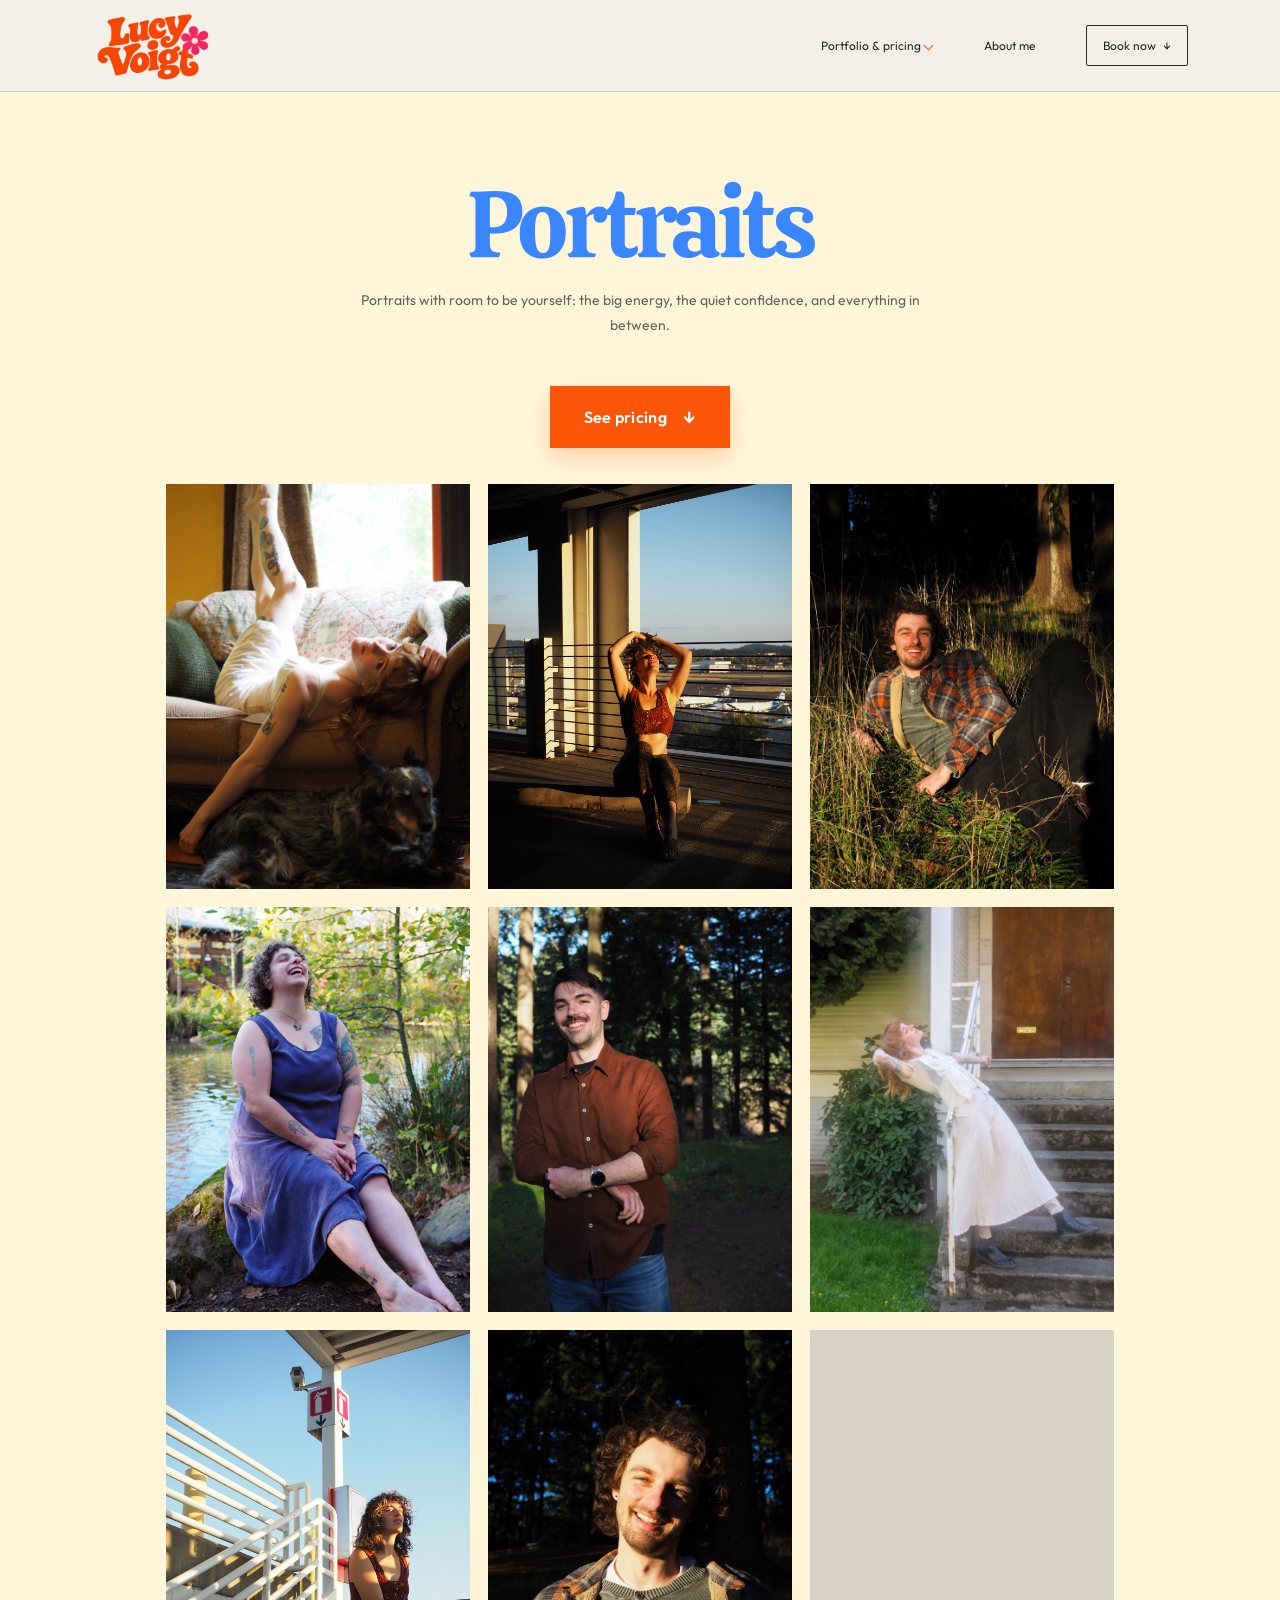
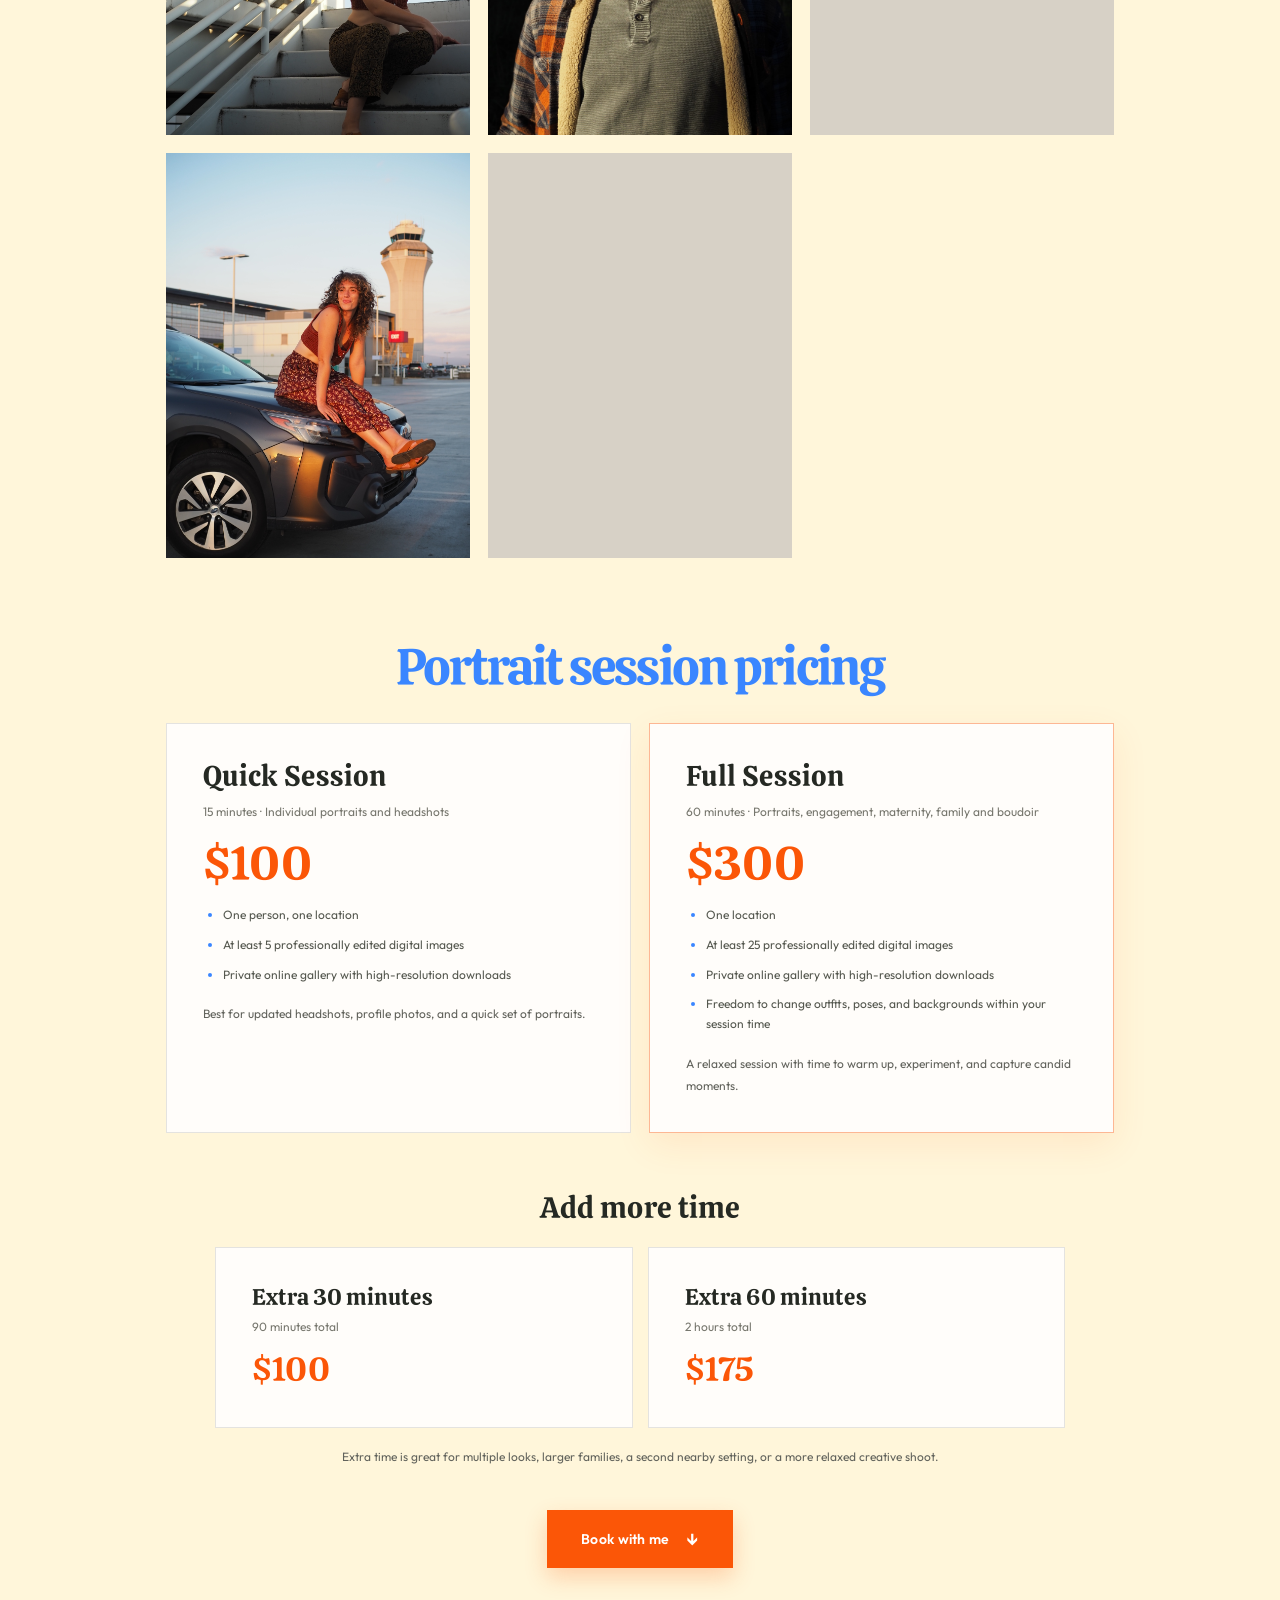
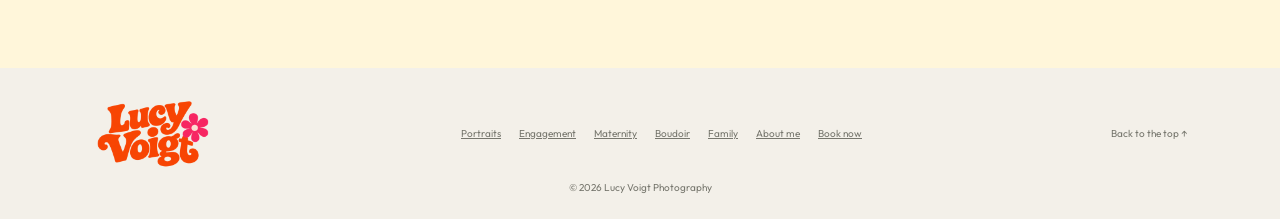
<file: portraits.html>
<!doctype html>
<html lang="en">
  <head>
    <meta charset="utf-8">
    <meta name="viewport" content="width=device-width, initial-scale=1">
    <meta name="theme-color" content="#f3f0e9">
    <meta name="description" content="Portrait photography by Lucy Voigt.">
    <title>Portraits — Lucy Voigt Photography</title>
    <link rel="preconnect" href="https://fonts.googleapis.com">
    <link rel="preconnect" href="https://fonts.gstatic.com" crossorigin>
    <link href="https://fonts.googleapis.com/css2?family=Outfit:wght@400;500;600;700&display=swap" rel="stylesheet">
    <link rel="stylesheet" href="styles.css">
  </head>
  <body>
    <a class="skip-link" href="#main">Skip to content</a>
    <header class="site-header">
      <a class="brand" href="index.html#top" aria-label="Lucy Voigt Photography home">
        <img class="brand-logo" src="images/groovy-lucy-voigt-full-logo.png" alt="">
      </a>
      <button class="mobile-menu-toggle" type="button" aria-controls="main-navigation" aria-expanded="false">
        <span class="menu-icon" aria-hidden="true"><span></span><span></span><span></span></span>
        <span class="mobile-menu-label">Menu</span>
      </button>
      <nav class="site-nav" id="main-navigation" aria-label="Main navigation">
        <details class="work-menu">
          <summary>Portfolio &amp; pricing <span aria-hidden="true"></span></summary>
          <div class="work-dropdown">
            <a href="portraits.html">Portraits</a>
            <a href="engagement.html">Engagement</a>
            <a href="maternity.html">Maternity</a>
            <a href="boudoir.html">Boudoir</a>
            <a href="family.html">Family</a>
          </div>
        </details>
        <a href="index.html#about">About me</a>
        <a class="nav-book" href="index.html#contact">Book now <span aria-hidden="true">↓</span></a>
      </nav>
    </header>
    <main id="main">
      <section class="portfolio-page" id="top">
        <div class="portfolio-intro">
          <h1>Portraits</h1>
          <p>Portraits with room to be yourself: the big energy, the quiet confidence, and everything in between.</p>
        </div>
        <div class="portfolio-pricing-link"><a class="button button-dark hero-cta" href="#pricing">See pricing <span aria-hidden="true">↓</span></a></div>
        <div class="portfolio-gallery">
          <div class="photo-grid">
            <figure class="photo-card"><img src="images/portrait-malia-laying-on-couch.JPG" alt="Malia relaxing on a couch" loading="lazy" decoding="async"></figure>
            <figure class="photo-card"><img src="images/portrait-me-airport-hair-up.jpg" alt="Lucy with her hair up at an airport" loading="lazy" decoding="async"></figure>
            <figure class="photo-card"><img src="images/portrait-will-in-grass.jpg" alt="Will relaxing in the grass" loading="lazy" decoding="async"></figure>
            <figure class="photo-card"><img src="images/portrait-sasha-laughing.jpg" alt="Sasha laughing during an outdoor portrait session" loading="lazy" decoding="async"></figure>
            <figure class="photo-card"><img src="images/portrait-alex-rolling-sleeve.jpg" alt="Alex rolling up a sleeve during a portrait session" loading="lazy" decoding="async"></figure>
            <figure class="photo-card"><img src="images/portrait-malia-ethereal.jpg" alt="Malia in an ethereal portrait" loading="lazy" decoding="async"></figure>
            <figure class="photo-card"><img src="images/portrait-me-airport-steps-in-sun.JPG" alt="Lucy on sunlit airport steps" loading="lazy" decoding="async"></figure>
            <figure class="photo-card"><img src="images/portrait-will-smiling.jpg" alt="Will smiling during a portrait session" loading="lazy" decoding="async"></figure>
            <figure class="photo-card"><img src="images/portrait-me-looking-super-cool.JPG" alt="Lucy in a playful, confident portrait" loading="lazy" decoding="async"></figure>
            <figure class="photo-card"><img src="images/portrait-me-on-top-of-car.jpg" alt="Lucy posing on top of a car" loading="lazy" decoding="async"></figure>
            <figure class="photo-card"><img src="images/portrait-alex-ted-lasso.jpg" alt="Alex in a playful portrait inspired by Ted Lasso" loading="lazy" decoding="async"></figure>
          </div>
        </div>
        <section class="pricing-section" id="pricing" aria-labelledby="pricing-title">
          <div class="pricing-heading">
            <h2 id="pricing-title">Portrait session pricing</h2>
          </div>
          <div class="pricing-grid">
            <article class="price-card">
              <h3>Quick Session</h3>
              <p class="price-meta">15 minutes · Individual portraits and headshots</p>
              <p class="price">$100</p>
              <ul>
                <li>One person, one location</li>
                <li>At least 5 professionally edited digital images</li>
                <li>Private online gallery with high-resolution downloads</li>
              </ul>
              <p class="price-description">Best for updated headshots, profile photos, and a quick set of portraits.</p>
            </article>
            <article class="price-card price-card-featured">
              <h3>Full Session</h3>
              <p class="price-meta">60 minutes · Portraits, engagement, maternity, family and boudoir</p>
              <p class="price">$300</p>
              <ul>
                <li>One location</li>
                <li>At least 25 professionally edited digital images</li>
                <li>Private online gallery with high-resolution downloads</li>
                <li>Freedom to change outfits, poses, and backgrounds within your session time</li>
              </ul>
              <p class="price-description">A relaxed session with time to warm up, experiment, and capture candid moments.</p>
            </article>
          </div>
          <div class="add-on">
            <h3>Add more time</h3>
            <div class="add-on-grid">
              <article class="add-on-option">
                <h4>Extra 30 minutes</h4>
                <p>90 minutes total</p>
                <strong>$100</strong>
              </article>
              <article class="add-on-option">
                <h4>Extra 60 minutes</h4>
                <p>2 hours total</p>
                <strong>$175</strong>
              </article>
            </div>
            <p class="price-description">Extra time is great for multiple looks, larger families, a second nearby setting, or a more relaxed creative shoot.</p>
          </div>
        </section>

        <div class="portfolio-booking"><a class="button button-dark hero-cta" href="index.html#contact">Book with me <span aria-hidden="true">↓</span></a></div>
      </section>
    </main>
    <footer class="site-footer">
      <a class="brand footer-brand" href="index.html#top" aria-label="Lucy Voigt Photography home"><img class="brand-logo" src="images/groovy-lucy-voigt-full-logo.png" alt=""></a>
      <nav class="footer-nav" aria-label="Footer navigation">
        <a href="portraits.html">Portraits</a>
        <a href="engagement.html">Engagement</a>
        <a href="maternity.html">Maternity</a>
        <a href="boudoir.html">Boudoir</a>
        <a href="family.html">Family</a>
        <a href="index.html#about">About me</a>
        <a href="index.html#contact">Book now</a>
      </nav>
      <a href="index.html#top" class="back-to-top">Back to the top ↑</a>
      <small>© 2026 Lucy Voigt Photography</small>
    </footer>
    <script src="menu.js" defer></script>
  </body>
</html>
</file>
<file: styles.css>
@font-face {
  font-family: "Voigt Display";
  src: url("fonts/VoigtDisplay-Regular.woff2") format("woff2");
  font-style: normal;
  font-weight: 400;
  font-display: swap;
}

:root {
  color-scheme: light;
  --paper: #f3f0e9;
  --ink: #252923;
  --muted: #77776e;
  --blue: #3a86ff;
  --rose: #fb5607;
  --pink: #ff006e;
  --yellow: #ffbe0b;
  --line: rgba(37, 41, 35, .17);
  --serif: "Voigt Display", Georgia, serif;
  --sans: "Outfit", Arial, sans-serif;
}

* {
  box-sizing: border-box;
}

html {
  scroll-behavior: smooth;
}

body {
  margin: 0;
  background: var(--paper);
  color: var(--ink);
  font-family: var(--sans);
  -webkit-font-smoothing: antialiased;
}

a {
  color: inherit;
}

img {
  display: block;
  width: 100%;
}

.skip-link {
  position: absolute;
  z-index: 10;
  top: 1rem;
  left: 1rem;
  padding: .75rem 1rem;
  transform: translateY(-180%);
  background: var(--ink);
  color: white;
}

.skip-link:focus {
  transform: translateY(0);
}

.site-header {
  position: relative;
  z-index: 2;
  display: flex;
  min-height: 92px;
  align-items: center;
  justify-content: space-between;
  padding: 0 7.2%;
  border-bottom: 1px solid var(--line);
}

.brand {
  display: inline-flex;
  align-items: center;
  text-decoration: none;
}

.brand-logo {
  display: block;
  width: 120px;
  height: auto;
}

.site-nav {
  display: flex;
  align-items: center;
  gap: clamp(22px, 4vw, 56px);
  font-size: 12px;
}

.mobile-menu-toggle {
  display: none;
}

.site-nav a {
  text-decoration: none;
}

.work-menu {
  position: relative;
}

.work-menu summary {
  display: inline-flex;
  align-items: center;
  gap: 4px;
  cursor: pointer;
  list-style: none;
}

.work-menu summary::-webkit-details-marker {
  display: none;
}

.work-menu summary span {
  width: 7px;
  height: 7px;
  flex: 0 0 7px;
  border-right: 1.5px solid var(--rose);
  border-bottom: 1.5px solid var(--rose);
  color: var(--rose);
  transform: rotate(45deg);
  transition: transform .2s ease;
}

.work-menu[open] summary span {
  transform: rotate(225deg);
}

.work-dropdown {
  position: absolute;
  z-index: 5;
  top: calc(100% + 16px);
  left: -17px;
  display: none;
  min-width: 175px;
  padding: 9px;
  border: 1px solid var(--line);
  background: var(--paper);
  box-shadow: 0 12px 30px rgba(37, 41, 35, .12);
}

.work-menu[open] .work-dropdown {
  display: grid;
}

.work-dropdown a {
  padding: 11px 12px;
  font-size: 12px;
  text-decoration: none;
}

.work-dropdown a:hover,
.work-dropdown a:focus-visible {
  background: #e7f2ff;
  color: var(--blue);
}

.site-nav a:not(.nav-book):hover,
.back-to-top:hover,
.text-link:hover {
  color: var(--blue);
}

.nav-book {
  padding: 12px 16px;
  border: 1px solid var(--ink);
  border-radius: 2px;
  transition: background .2s ease, color .2s ease;
}

.nav-book:hover {
  background: var(--ink);
  color: var(--paper);
}

.nav-book span,
.button span,
.text-link span {
  margin-left: 9px;
}

.nav-book span {
  margin-left: 4px;
}

.portfolio-page {
  min-height: calc(100vh - 218px);
  padding: 85px 13% 100px;
  background: #fff6da;
}

.portfolio-intro {
  max-width: 760px;
  margin: 0 auto 48px;
  text-align: center;
}

.portfolio-page-pricing-only .portfolio-intro {
  margin-bottom: 24px;
}

.portfolio-page-pricing-only .pricing-section {
  margin-top: 0;
}

.portfolio-intro h1 {
  margin-bottom: 15px;
  color: var(--blue);
  font-size: clamp(56px, 8vw, 96px);
  font-weight: 400;
  line-height: 1;
}

.portfolio-intro p {
  max-width: 570px;
  margin: 0 auto;
  color: #62635c;
  font-size: 14px;
  line-height: 1.8;
}

.portfolio-placeholder-note {
  margin-top: 14px !important;
  color: var(--muted) !important;
  font-size: 11px !important;
  font-style: italic;
}

.portfolio-gallery {
  max-width: 1120px;
  margin: 0 auto;
}

.portfolio-pricing-link {
  margin: 0 auto 36px;
  text-align: center;
}

.portfolio-pricing-link .button {
  min-height: 62px;
  font-size: 16px;
}

.portfolio-booking {
  margin-top: 43px;
  text-align: center;
}

.portfolio-booking .button {
  min-height: 58px;
  font-size: 14px;
}

.pricing-section {
  max-width: 1120px;
  margin: 82px auto 0;
}

.pricing-heading {
  margin-bottom: 28px;
  text-align: center;
}

.pricing-heading h2,
.add-on > h3 {
  color: var(--blue);
  font-size: clamp(34px, 4.5vw, 52px);
}

.pricing-grid {
  display: grid;
  grid-template-columns: repeat(2, minmax(0, 1fr));
  align-items: stretch;
  gap: 18px;
}

.price-card,
.add-on-option {
  padding: clamp(22px, 3vw, 36px);
  border: 1px solid rgba(37, 41, 35, .12);
  background: #fffdfa;
}

.price-card-featured {
  border-color: rgba(251, 86, 7, .42);
  box-shadow: 0 12px 34px rgba(251, 86, 7, .09);
}

.price-card-single {
  max-width: 660px;
  margin: 0 auto;
}

.price-card h3,
.add-on-option h4 {
  margin: 0 0 8px;
  color: var(--ink);
  font-family: var(--serif);
  font-size: 29px;
  font-weight: 400;
  line-height: 1.15;
}

.price-meta {
  margin: 0;
  color: var(--muted);
  font-size: 12px;
  line-height: 1.6;
}

.price {
  margin: 18px 0;
  color: var(--rose);
  font-family: var(--serif);
  font-size: 48px;
  line-height: 1;
}

.price-card ul {
  display: grid;
  gap: 10px;
  margin: 0;
  padding-left: 20px;
  list-style: disc;
}

.price-card li {
  color: #55584f;
  font-size: 12px;
  line-height: 1.65;
}

.price-card li::marker {
  color: var(--blue);
}

.price-description {
  margin: 19px 0 0;
  color: #62635c;
  font-size: 12px;
  line-height: 1.8;
}

.add-on {
  max-width: 850px;
  margin: 55px auto 0;
  text-align: center;
}

.add-on > h3 {
  margin-bottom: 20px;
  color: var(--ink);
  font-family: var(--serif);
  font-size: 30px;
  font-weight: 400;
}

.add-on-grid {
  display: grid;
  grid-template-columns: repeat(2, minmax(0, 1fr));
  gap: 15px;
  text-align: left;
}

.add-on-option h4 {
  font-size: 23px;
}

.add-on-option p {
  margin: 0 0 13px;
  color: var(--muted);
  font-size: 12px;
}

.add-on-option strong {
  color: var(--rose);
  font-family: var(--serif);
  font-size: 34px;
  font-weight: 400;
}

.add-on > .price-description {
  max-width: 620px;
  margin: 18px auto 0;
}

.hero {
  position: relative;
  min-height: min(780px, calc(100svh - 92px));
  overflow: hidden;
  background: #d8e7f2;
}

.hero-copy {
  position: absolute;
  z-index: 1;
  top: 10%;
  left: auto;
  right: 9%;
  width: min(510px, 50%);
  padding: clamp(25px, 2.8vw, 40px);
  background: rgba(243, 240, 233, .88);
  box-shadow: 0 18px 60px rgba(21, 36, 52, .13);
}

.hero-copy h1 {
  font-size: clamp(70px, 6.25vw, 89px);
  font-weight: 400;
}

.hero-copy h1 em {
  color: var(--blue);
  font-weight: 400;
  font-style: italic;
}

.eyebrow {
  margin: 0 0 19px;
  color: var(--blue);
  font-size: 10px;
  font-weight: 700;
  letter-spacing: .18em;
  line-height: 1.5;
  text-transform: uppercase;
}

.eyebrow-star {
  margin-right: 6px;
  color: var(--pink);
  font-size: 15px;
  vertical-align: -1px;
}

h1,
h2,
p,
figure {
  margin-top: 0;
}

h1,
h2 {
  font-family: var(--serif);
  font-weight: 500;
  letter-spacing: -.055em;
}

h1 {
  margin-bottom: 23px;
  font-size: clamp(58px, 7.5vw, 105px);
  line-height: .99;
}

h1 em,
h2 em {
  color: var(--blue);
  font-weight: 500;
}

.hero-intro {
  width: 100%;
  margin-bottom: 28px;
  color: #55584f;
  font-size: 17px;
  line-height: 1.9;
}

.button {
  display: inline-flex;
  min-height: 52px;
  align-items: center;
  justify-content: center;
  padding: 0 23px;
  font-size: 11px;
  font-weight: 600;
  letter-spacing: .02em;
  text-decoration: none;
  transition: transform .2s ease, background .2s ease;
}

.button:hover {
  transform: translateY(-2px);
}

.button-dark {
  background: var(--rose);
  color: white;
}

.button-dark:hover {
  background: #d94400;
}

.hero-cta {
  min-height: 66px;
  padding: 0 34px;
  box-shadow: 0 9px 22px rgba(251, 86, 7, .24);
  font-size: 16px;
}

.hero-cta span {
  margin-left: 16px;
  font-size: 19px;
}

.hero-cta:hover {
  box-shadow: 0 12px 26px rgba(251, 86, 7, .3);
}

.hero-note {
  margin: 14px 0 0;
  color: var(--muted);
  font-size: 10px;
  font-style: italic;
}

.hero-photo {
  position: absolute;
  inset: 0;
  margin: 0;
  background: #d8e7f2;
}

.hero-photo img {
  width: 100%;
  height: 100%;
  object-fit: cover;
  object-position: left top;
}

.hero-photo::after {
  position: absolute;
  inset: 65% 0 0;
  background: linear-gradient(transparent, rgba(21, 27, 29, .52));
  content: "";
}

.section-pad {
  padding: 112px 13%;
}

.work {
  background: #fff6da;
}

.work.section-pad {
  padding-top: 64px;
}

.section-heading {
  display: flex;
  align-items: end;
  justify-content: space-between;
  gap: 35px;
  margin-bottom: 30px;
}

.section-heading .eyebrow {
  margin-bottom: 13px;
}

h2 {
  margin-bottom: 0;
  font-size: clamp(42px, 5vw, 65px);
  line-height: 1.06;
}

.section-intro {
  max-width: 320px;
  margin: 0 0 5px;
  color: #62635c;
  font-size: 12px;
  line-height: 1.9;
}

.photo-grid {
  display: grid;
  grid-template-columns: repeat(3, minmax(0, 1fr));
  gap: 18px;
}

.photo-card {
  position: relative;
  aspect-ratio: 3 / 4;
  overflow: hidden;
  margin: 0;
  background: #d7d1c6;
}

.photo-card img {
  height: 100%;
  object-fit: cover;
  transition: transform .65s cubic-bezier(.2, .7, .3, 1);
}

.photo-card:hover img {
  transform: scale(1.045);
}

.photo-card-tall img {
  object-position: 50% 30%;
}

.photo-card-wide img {
  object-position: center 44%;
}

.photo-card-portrait img {
  object-position: 50% 34%;
}

.photo-card-small img {
  object-position: 50% 35%;
}

.work-footer {
  display: flex;
  align-items: center;
  justify-content: space-between;
  padding-top: 33px;
}

.handwritten {
  color: var(--blue);
  font-family: var(--serif);
  font-size: 20px;
  font-style: italic;
}

.text-link {
  display: inline-block;
  padding-bottom: 5px;
  border-bottom: 1px solid currentColor;
  font-size: 11px;
  font-weight: 600;
  text-decoration: none;
  transition: color .2s ease;
}

.about {
  position: relative;
  display: grid;
  grid-template-columns: minmax(240px, .82fr) 1fr;
  align-items: center;
  gap: 12%;
  overflow: hidden;
}

.about.section-pad {
  padding-top: 76px;
  padding-bottom: 76px;
}

.about-photo {
  position: relative;
  max-width: 370px;
  padding: 12px 12px 38px;
  background: #e7f2ff;
  transform: rotate(-2deg);
}

.about-photo img {
  aspect-ratio: 4 / 5;
  object-fit: cover;
  object-position: 56% center;
}

.about-photo-caption {
  position: absolute;
  right: 14px;
  bottom: 11px;
  color: var(--muted);
  font-family: var(--serif);
  font-size: 13px;
  font-style: italic;
}

.about-copy {
  max-width: 465px;
}

.about-copy h2 {
  margin-bottom: 23px;
}

.about-copy h2 em {
  color: var(--pink);
  font-style: normal;
}

.about-copy > p:not(.eyebrow) {
  margin-bottom: 15px;
  color: #5c5f56;
  font-size: 13px;
  line-height: 1.95;
}

.about-copy .text-link {
  margin-top: 13px;
}

.about-doodle {
  position: absolute;
  right: 10%;
  bottom: 12%;
  color: var(--pink);
  font-family: var(--serif);
  font-size: 78px;
  transform: rotate(12deg);
}

.contact {
  background: #fffdfa;
  color: var(--ink);
}

.contact-heading {
  margin: 0 0 46px;
  text-align: center;
}

.contact h2 {
  margin-bottom: 12px;
  color: var(--pink);
  font-family: var(--serif);
  font-size: clamp(66px, 11vw, 128px);
  font-weight: 600;
  letter-spacing: -.055em;
  line-height: .95;
  text-transform: uppercase;
}

.contact-heading > p:last-child {
  max-width: 490px;
  margin: 0 auto;
  color: #68675f;
  font-size: 13px;
  line-height: 1.8;
}

.contact-form {
  display: grid;
  max-width: 1200px;
  grid-template-columns: 1.04fr 1fr;
  align-items: start;
  gap: 28px;
  margin: 0 auto;
}

.form-details,
.form-story {
  display: grid;
  gap: 14px;
}

.contact-form input,
.contact-form select,
.contact-form textarea {
  width: 100%;
  min-height: 68px;
  padding: 20px 23px;
  border: 1px solid transparent;
  border-radius: 18px;
  background: #f5f1eb;
  color: var(--ink);
  font: inherit;
  font-size: 13px;
  transition: border-color .2s ease, background .2s ease;
}

.contact-form input::placeholder,
.contact-form textarea::placeholder,
.contact-form select:invalid {
  color: #77766f;
  opacity: 1;
}

.contact-form select {
  appearance: none;
  background-image: url("data:image/svg+xml,%3Csvg xmlns='http://www.w3.org/2000/svg' viewBox='0 0 12 8'%3E%3Cpath d='m1 1 5 5 5-5' fill='none' stroke='%2377766f' stroke-width='1.5'/%3E%3C/svg%3E");
  background-position: right 22px center;
  background-repeat: no-repeat;
  background-size: 12px;
}

.contact-form textarea {
  min-height: 216px;
  resize: vertical;
}

.contact-form textarea + .sr-only + textarea {
  min-height: 216px;
}

.contact-form input:focus,
.contact-form select:focus,
.contact-form textarea:focus {
  border-color: var(--rose);
  background: #fffdfa;
  outline: none;
}

.form-submit {
  min-height: 68px;
  border: 0;
  border-radius: 4px;
  background: var(--rose);
  color: #fffdfa;
  cursor: pointer;
  font: inherit;
  font-size: 13px;
  font-weight: 700;
  letter-spacing: .13em;
  text-transform: uppercase;
  transition: background .2s ease, transform .2s ease;
}

.form-submit span {
  margin-left: 8px;
}

.form-submit:hover {
  transform: translateY(-2px);
  background: #d94400;
}

.form-note {
  margin: 0;
  color: var(--muted);
  font-size: 10px;
  line-height: 1.7;
}

.sr-only,
.honeypot {
  position: absolute;
  width: 1px;
  height: 1px;
  overflow: hidden;
  clip: rect(0, 0, 0, 0);
  white-space: nowrap;
  clip-path: inset(50%);
}

.contact-form .honeypot {
  display: none;
}

.site-footer {
  display: grid;
  min-height: 126px;
  grid-template-columns: auto minmax(0, 1fr) auto;
  grid-template-areas:
    "brand nav top"
    "copy copy copy";
  align-items: center;
  gap: 20px;
  padding: 25px 7.2%;
}

.footer-brand {
  grid-area: brand;
  justify-self: start;
}

.site-footer p,
.site-footer small,
.back-to-top,
.footer-nav a {
  margin: 0;
  color: var(--muted);
  font-size: 10px;
}

.footer-nav {
  display: flex;
  grid-area: nav;
  flex-wrap: wrap;
  justify-content: center;
  gap: 10px 18px;
}

.site-footer p {
  text-align: center;
}

.back-to-top {
  grid-area: top;
  justify-self: end;
  text-decoration: none;
}

.work-dropdown {
  top: calc(100% + 12px);
  right: 0;
  left: auto;
  min-width: 165px;
}

.site-footer small {
  grid-area: copy;
  justify-self: center;
  margin-top: -12px;
}

:focus-visible {
  outline: 2px solid var(--rose);
  outline-offset: 4px;
}

@media (max-width: 820px) {
  .site-header {
    min-height: 78px;
    padding: 0 5%;
  }

  .site-nav {
    gap: 19px;
    font-size: 11px;
  }

  .hero {
    min-height: min(760px, calc(100svh - 78px));
  }

  .hero-copy {
    top: 8%;
    left: auto;
    right: 6%;
    width: min(430px, 52%);
  }

  .section-pad {
    padding: 88px 8%;
  }

  .photo-grid {
    gap: 13px;
  }

  .about {
    gap: 8%;
  }

  .about.section-pad {
    padding-top: 64px;
    padding-bottom: 64px;
  }

  .about-doodle {
    right: 5%;
    bottom: 5%;
  }

  .site-footer {
    padding-right: 5%;
    padding-left: 5%;
  }
}

@media (max-width: 600px) {
  .site-header {
    min-height: 78px;
    flex-wrap: nowrap;
    gap: 12px;
    padding: 0 5%;
  }

  .site-nav {
    width: auto;
    gap: 19px;
    font-size: 11px;
  }

  .work-dropdown {
    top: calc(100% + 13px);
    left: 0;
  }

  .nav-book {
    padding: 9px 10px;
  }

  .hero {
    display: flex;
    min-height: 0;
    flex-direction: column;
    overflow: visible;
    background: var(--paper);
  }

  .hero-copy {
    position: relative;
    inset: auto;
    order: 1;
    width: 100%;
    padding: 42px 8% 30px;
    background: var(--paper);
    box-shadow: none;
  }

  h1 {
    font-size: clamp(57px, 16vw, 78px);
  }

  .hero-copy h1 {
    font-size: clamp(70px, 18vw, 84px);
  }

  .hero-intro {
    font-size: 16px;
  }

  .hero-photo {
    position: relative;
    inset: auto;
    order: 0;
    width: 100%;
    height: min(68svh, 620px);
    min-height: 440px;
  }

  .hero-photo img {
    width: 100%;
    object-position: left top;
  }

  .section-pad {
    padding: 75px 7%;
  }

  .portfolio-page {
    min-height: 0;
    padding: 64px 7% 75px;
  }

  .portfolio-intro {
    margin-bottom: 30px;
  }

  .portfolio-intro h1 {
    font-size: clamp(50px, 14vw, 72px);
  }

  .portfolio-intro p {
    font-size: 13px;
  }

  .pricing-section {
    margin-top: 58px;
  }

  .pricing-grid,
  .add-on-grid {
    grid-template-columns: 1fr;
  }

  .pricing-heading h2,
  .add-on > h3 {
    font-family: var(--serif);
  }

  .pricing-heading h2 {
    font-size: 38px;
  }

  .add-on > h3 {
    font-size: 27px;
  }

  .price-card,
  .add-on-option {
    padding: 23px;
  }

  .add-on {
    margin-top: 40px;
  }

  .section-heading {
    display: block;
    margin-bottom: 30px;
  }

  h2 {
    font-size: 49px;
  }

  .section-intro {
    margin-top: 18px;
  }

  .photo-grid {
    grid-template-columns: repeat(2, minmax(0, 1fr));
    gap: 10px;
  }

  .work.section-pad {
    padding-top: 46px;
  }

  .work-footer {
    align-items: flex-start;
    flex-direction: column;
    gap: 18px;
  }

  .handwritten {
    font-size: 18px;
  }

  .about {
    grid-template-columns: 1fr;
    gap: 42px;
  }

  .about.section-pad {
    padding-top: 56px;
    padding-bottom: 56px;
  }

  .about-photo {
    width: 77%;
    max-width: 350px;
    justify-self: center;
  }

  .about-doodle {
    top: 44%;
    right: 9%;
    bottom: auto;
  }

  .contact-heading {
    margin-bottom: 31px;
  }

  .contact h2 {
    font-size: clamp(60px, 18vw, 90px);
  }

  .contact-form {
    grid-template-columns: 1fr;
    gap: 14px;
  }

  .contact-form input,
  .contact-form select,
  .contact-form textarea {
    min-height: 60px;
    padding: 17px 18px;
    border-radius: 14px;
    font-size: 12px;
  }

  .contact-form textarea {
    min-height: 170px;
  }

  .form-submit {
    min-height: 60px;
  }

  .site-footer {
    grid-template-columns: 1fr auto;
    grid-template-areas:
      "brand top"
      "nav nav"
      "copy copy";
    gap: 15px;
    padding: 26px 6%;
  }

  .footer-nav {
    justify-content: flex-start;
    gap: 12px 16px;
  }

  .site-footer p {
    display: none;
  }

  .site-footer small {
    margin-top: 0;
  }
}

@media (max-width: 444px) {
  .site-header {
    min-height: 74px;
    padding: 12px 6%;
  }

  .brand-logo {
    width: 104px;
  }

  .mobile-menu-toggle {
    display: inline-flex;
    align-items: center;
    gap: 8px;
    margin-left: auto;
    padding: 9px 10px;
    border: 1px solid var(--ink);
    border-radius: 2px;
    background: transparent;
    color: var(--ink);
    font: inherit;
    font-size: 12px;
    cursor: pointer;
  }

  .menu-icon {
    display: grid;
    width: 16px;
    gap: 4px;
  }

  .menu-icon span {
    display: block;
    height: 1.5px;
    background: currentColor;
  }

  .site-nav {
    position: absolute;
    top: 100%;
    right: 6%;
    left: 6%;
    display: none;
    width: auto;
    align-items: stretch;
    gap: 0;
    padding: 10px;
    border: 1px solid var(--line);
    background: var(--paper);
    box-shadow: 0 12px 30px rgba(37, 41, 35, .12);
  }

  .site-nav.is-open {
    display: flex;
    flex-direction: column;
  }

  .site-nav > a,
  .site-nav .work-menu > summary {
    padding: 12px;
  }

  .work-dropdown {
    position: static;
    min-width: 0;
    padding: 0 0 0 12px;
    border: 0;
    background: transparent;
    box-shadow: none;
  }
}

@media (prefers-reduced-motion: reduce) {
  html {
    scroll-behavior: auto;
  }

  *,
  *::before,
  *::after {
    transition-duration: .01ms !important;
  }
}
</file>
